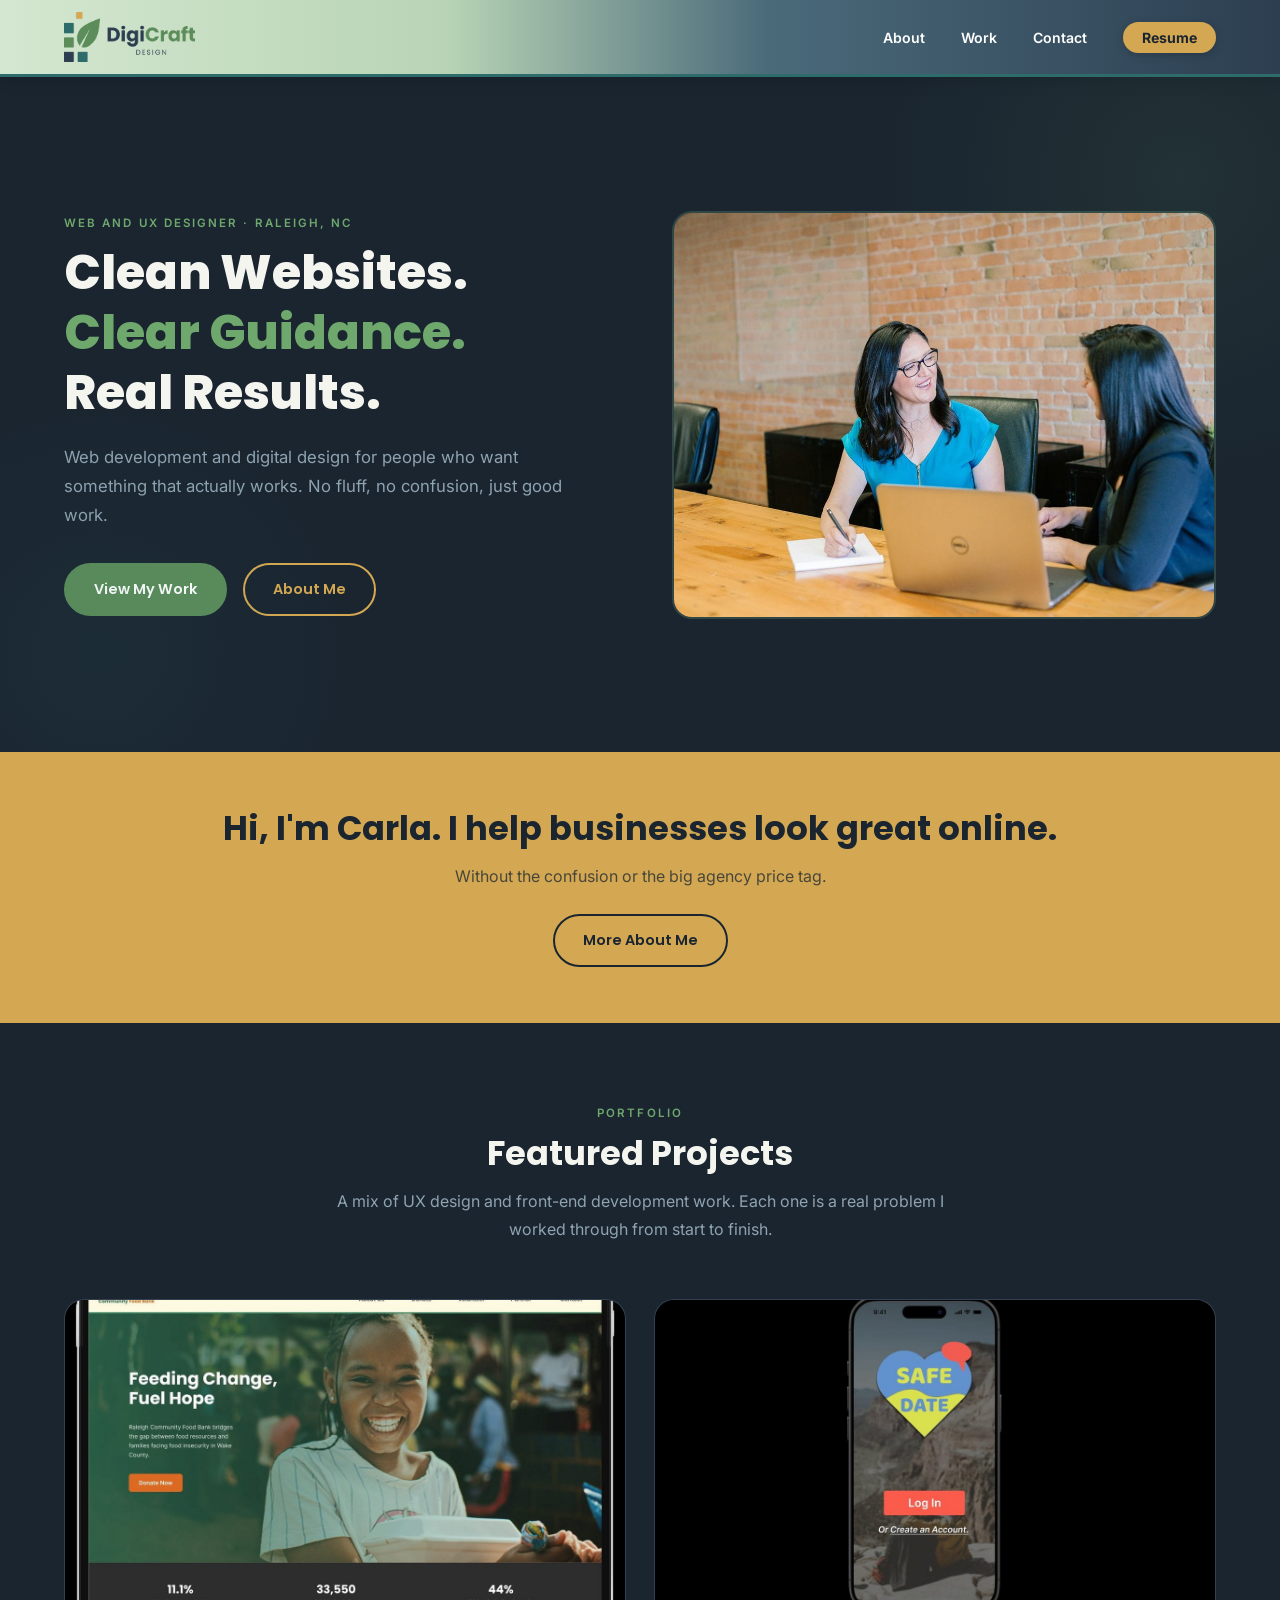
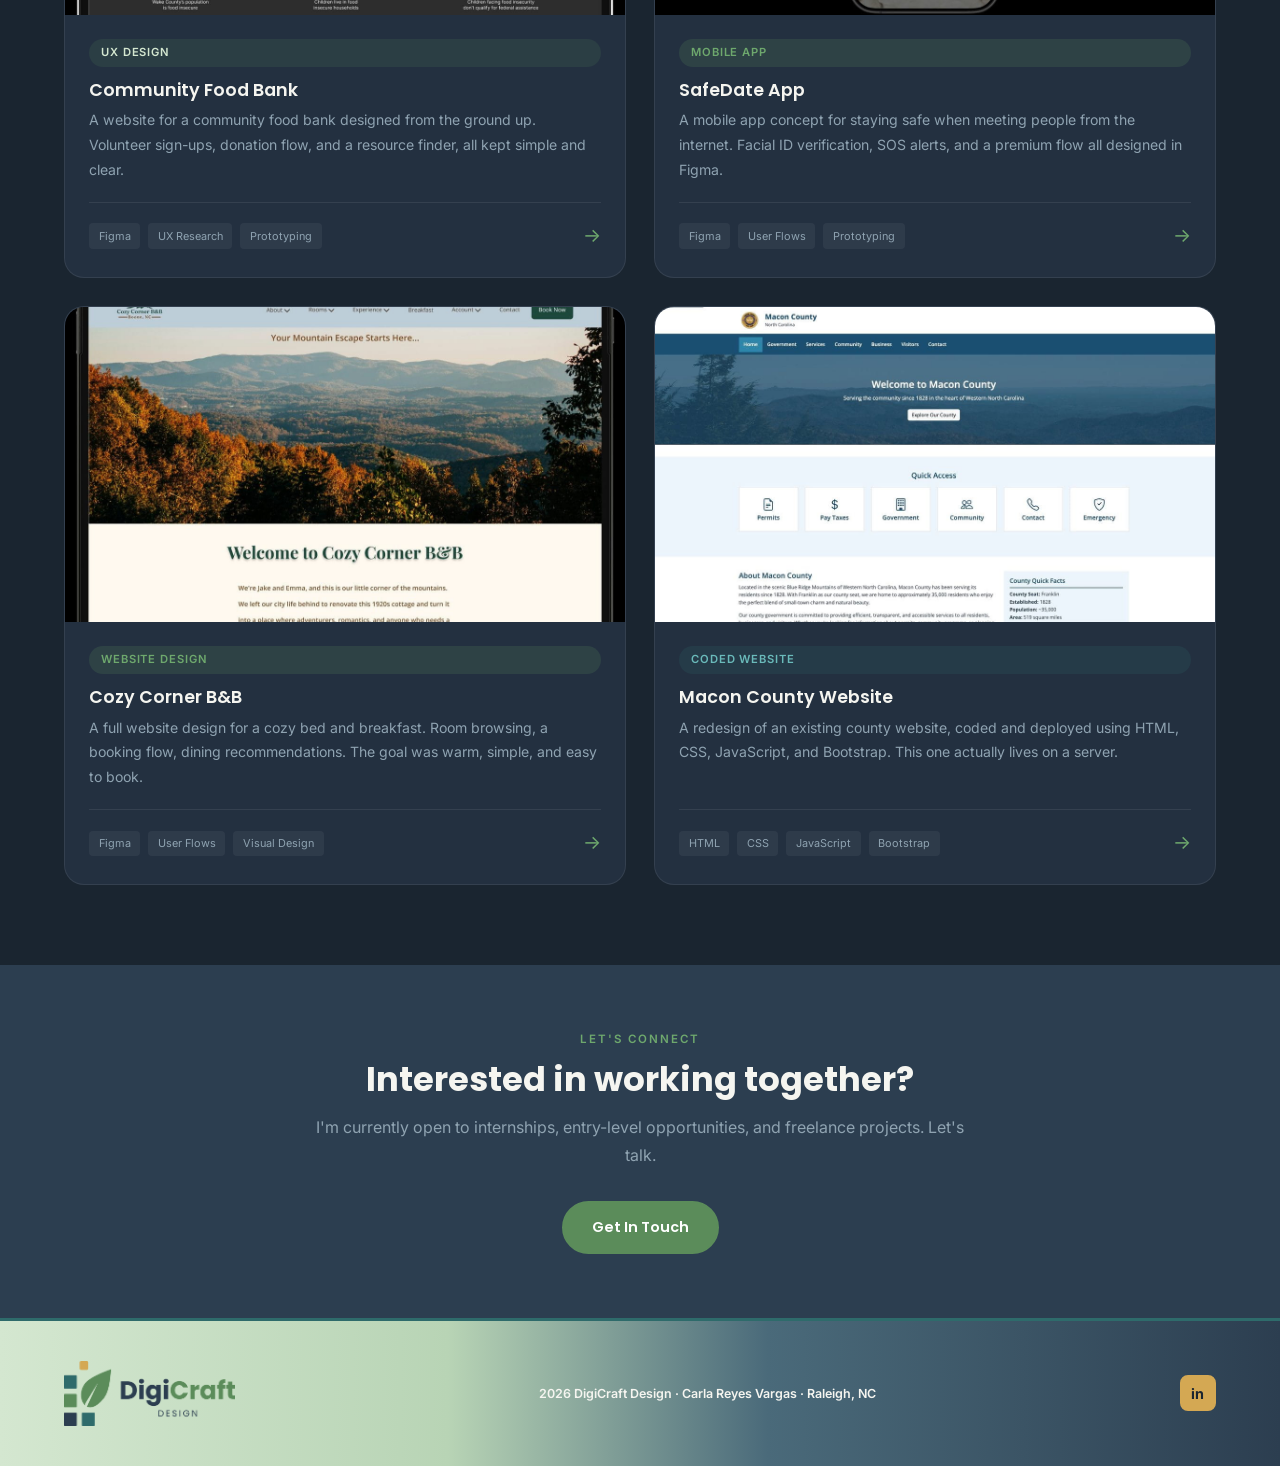
<file: index.html>
<!DOCTYPE html>
<html lang="en">
<head>
  <meta charset="UTF-8" />
  <meta name="viewport" content="width=device-width, initial-scale=1.0" />
  <title>DigiCraft Design | Carla Reyes Vargas</title>
  <meta name="description" content="Portfolio of Carla Reyes Vargas. Web and UX Designer based in Raleigh, NC." />
  <link rel="stylesheet" href="css/style.css" />
</head>
<body>

  <nav>
    <div class="container nav-inner">
      <a href="index.html" class="nav-logo">
        <img src="img/logo.png" alt="DigiCraft Design" />
      </a>
      <ul class="nav-links" id="navLinks">
        <li><a href="about.html">About</a></li>
        <li><a href="work.html">Work</a></li>
        <li><a href="contact.html">Contact</a></li>
        <li><a href="ReyesVargas-resume26.pdf" target="_blank" class="nav-resume">Resume</a></li>
      </ul>
      <button class="nav-toggle" id="navToggle" aria-label="Toggle navigation">
        <span></span><span></span><span></span>
      </button>
    </div>
  </nav>

  <!-- HERO -->
  <section class="hero">
    <div class="container hero-inner">
      <div class="hero-text">
        <span class="section-label">Web and UX Designer · Raleigh, NC</span>
        <h1>Clean Websites.<br><span>Clear Guidance.</span><br>Real Results.</h1>
        <p>Web development and digital design for people who want something that actually works. No fluff, no confusion, just good work.</p>
        <div class="hero-cta">
          <a href="work.html" class="btn btn-primary">View My Work</a>
          <a href="about.html" class="btn btn-outline">About Me</a>
        </div>
      </div>
      <div class="hero-image">
        <div class="hero-image-frame">
                              <img src="img/hero.jpg" alt="Carla Reyes Vargas"  />
          
        </div>
      </div>
    </div>
  </section>

  <!-- YELLOW INTRO BAND -->
  <div class="intro-band">
    <div class="container intro-band-inner">
      <h2>Hi, I'm Carla. I help businesses look great online.</h2>
      <p>Without the confusion or the big agency price tag.</p>
      <a href="about.html" class="btn btn-ghost">More About Me</a>
    </div>
  </div>

  <!-- FEATURED WORK -->
  <section class="work">
    <div class="container">
      <div class="section-header">
        <span class="section-label">Portfolio</span>
        <h2>Featured Projects</h2>
        <p>A mix of UX design and front-end development work. Each one is a real problem I worked through from start to finish.</p>
      </div>

      <div class="projects-grid">

        <a href="projects/community-food-bank.html" class="project-card">
          <div class="project-card-image">
            <img src="img/project-foodbank.jpg" alt="Community Food Bank Project"
               />
            
          </div>
          <div class="project-card-body">
            <span class="project-tag tag-ux">UX Design</span>
            <h3>Community Food Bank</h3>
            <p>A website for a community food bank designed from the ground up. Volunteer sign-ups, donation flow, and a resource finder, all kept simple and clear.</p>
            <div class="project-card-footer">
              <div class="project-tools">
                <span class="tool-chip">Figma</span>
                <span class="tool-chip">UX Research</span>
                <span class="tool-chip">Prototyping</span>
              </div>
              <span class="arrow-link">&#8594;</span>
            </div>
          </div>
        </a>

        <a href="projects/safedate-app.html" class="project-card">
          <div class="project-card-image">
            <img src="img/project-safedate.jpg" alt="SafeDate App Project"
               />
            
          </div>
          <div class="project-card-body">
            <span class="project-tag tag-figma">Mobile App</span>
            <h3>SafeDate App</h3>
            <p>A mobile app concept for staying safe when meeting people from the internet. Facial ID verification, SOS alerts, and a premium flow all designed in Figma.</p>
            <div class="project-card-footer">
              <div class="project-tools">
                <span class="tool-chip">Figma</span>
                <span class="tool-chip">User Flows</span>
                <span class="tool-chip">Prototyping</span>
              </div>
              <span class="arrow-link">&#8594;</span>
            </div>
          </div>
        </a>

        <a href="projects/cozy-corner-bnb.html" class="project-card">
          <div class="project-card-image">
            <img src="img/project-bnb.jpg" alt="Cozy Corner B&B Project"
               />
            
          </div>
          <div class="project-card-body">
            <span class="project-tag tag-figma">Website Design</span>
            <h3>Cozy Corner B&amp;B</h3>
            <p>A full website design for a cozy bed and breakfast. Room browsing, a booking flow, dining recommendations. The goal was warm, simple, and easy to book.</p>
            <div class="project-card-footer">
              <div class="project-tools">
                <span class="tool-chip">Figma</span>
                <span class="tool-chip">User Flows</span>
                <span class="tool-chip">Visual Design</span>
              </div>
              <span class="arrow-link">&#8594;</span>
            </div>
          </div>
        </a>

        <a href="projects/macon-county.html" class="project-card">
          <div class="project-card-image">
            <img src="img/project-macon.jpg" alt="Macon County Website Project"
               />
            
          </div>
          <div class="project-card-body">
            <span class="project-tag tag-code">Coded Website</span>
            <h3>Macon County Website</h3>
            <p>A redesign of an existing county website, coded and deployed using HTML, CSS, JavaScript, and Bootstrap. This one actually lives on a server.</p>
            <div class="project-card-footer">
              <div class="project-tools">
                <span class="tool-chip">HTML</span>
                <span class="tool-chip">CSS</span>
                <span class="tool-chip">JavaScript</span>
                <span class="tool-chip">Bootstrap</span>
              </div>
              <span class="arrow-link">&#8594;</span>
            </div>
          </div>
        </a>

      </div>
    </div>
  </section>

  <!-- LET'S CONNECT -->
  <section class="contact-cta">
    <div class="container">
      <span class="section-label">Let's Connect</span>
      <h2>Interested in working together?</h2>
      <p>I'm currently open to internships, entry-level opportunities, and freelance projects. Let's talk.</p>
      <a href="contact.html" class="btn btn-primary">Get In Touch</a>
    </div>
  </section>

  <footer>
  <div class="container footer-inner">
    <a href="index.html" class="footer-logo"><img src="img/logo.png" alt="DigiCraft Design" style="height:65px;" /></a>
    <p class="footer-copy"><span class="brand">2026 DigiCraft Design</span> <span class="name">&middot; Carla Reyes Vargas &middot; Raleigh, NC</span></p>
    <div class="footer-socials"><a href="https://www.linkedin.com/in/carla-reyes-vargas/" target="_blank" aria-label="LinkedIn">in</a></div>
  </div>
</footer>

  <script>
    document.getElementById('navToggle').addEventListener('click', function() {
      document.getElementById('navLinks').classList.toggle('open');
    });
  </script>
</body>
</html>
</file>
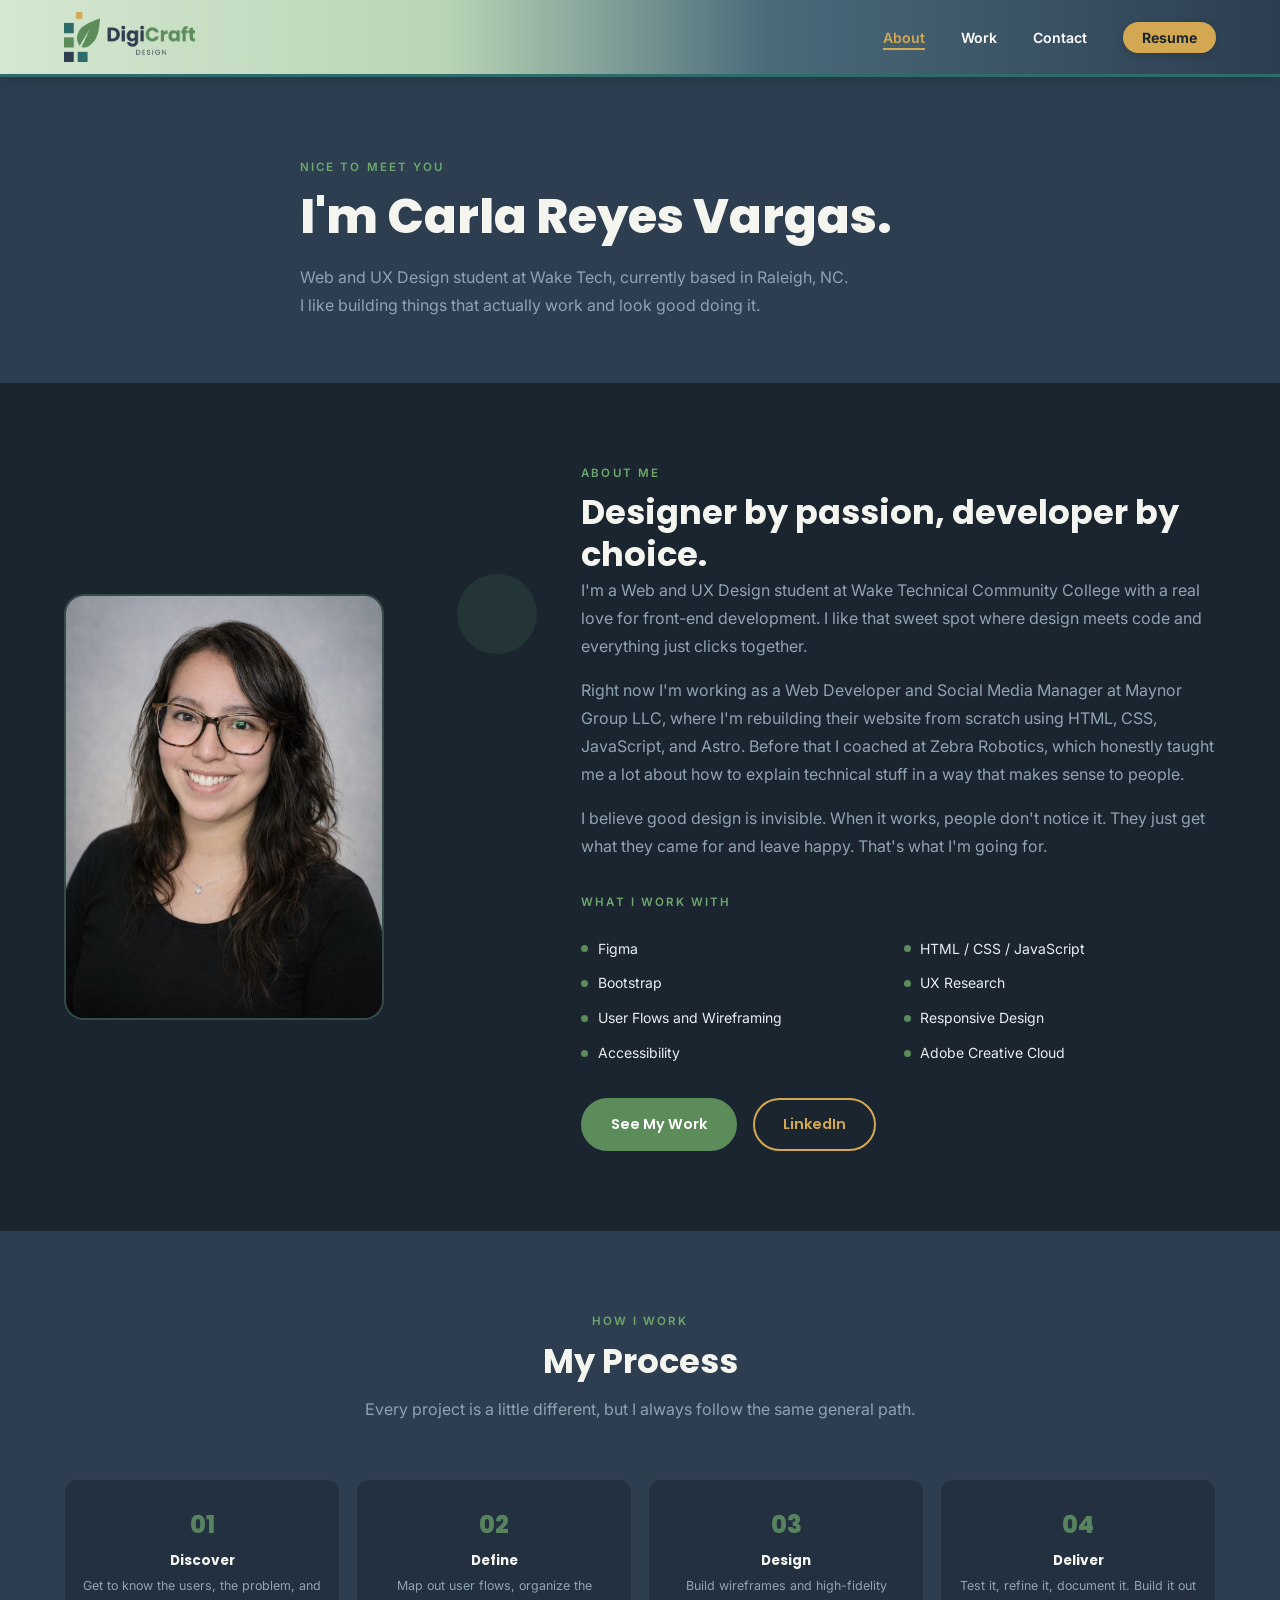
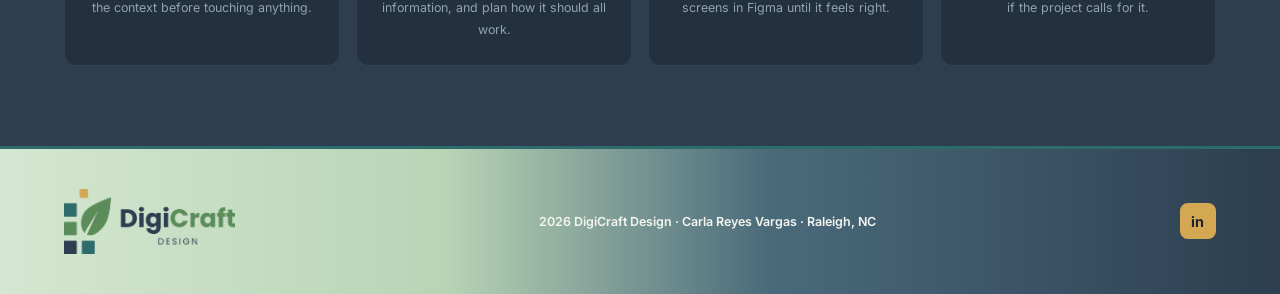
<file: about.html>
<!DOCTYPE html>
<html lang="en">
<head>
  <meta charset="UTF-8" />
  <meta name="viewport" content="width=device-width, initial-scale=1.0" />
  <title>About | DigiCraft Design</title>
  <meta name="description" content="A little bit about Carla Reyes Vargas, Web and UX Designer based in Raleigh, NC." />
  <link rel="stylesheet" href="css/style.css" />
</head>
<body>

  <nav>
    <div class="container nav-inner">
      <a href="index.html" class="nav-logo">
        <img src="img/logo.png" alt="DigiCraft Design" />
      </a>
      <ul class="nav-links" id="navLinks">
        <li><a href="about.html" class="active">About</a></li>
        <li><a href="work.html">Work</a></li>
        <li><a href="contact.html">Contact</a></li>
        <li><a href="ReyesVargas-resume26.pdf" target="_blank" class="nav-resume">Resume</a></li>
      </ul>
      <button class="nav-toggle" id="navToggle" aria-label="Toggle navigation">
        <span></span><span></span><span></span>
      </button>
    </div>
  </nav>

  <section class="page-hero">
    <div class="container page-hero-inner">
      <span class="section-label">Nice to meet you</span>
      <h1>I'm Carla Reyes Vargas.</h1>
      <p>Web and UX Design student at Wake Tech, currently based in Raleigh, NC. I like building things that actually work and look good doing it.</p>
    </div>
  </section>

  <section class="about-section">
    <div class="container about-inner">
      <div class="about-photo">
                <div class="about-photo-frame">
          <img src="img/about-photo.jpg" alt="Carla Reyes Vargas"
             />
          
        </div>
        <div class="about-accent"></div>
      </div>
      <div class="about-content">
        <span class="section-label">About Me</span>
        <h2>Designer by passion, developer by choice.</h2>
        <p>I'm a Web and UX Design student at Wake Technical Community College with a real love for front-end development. I like that sweet spot where design meets code and everything just clicks together.</p>
        <p>Right now I'm working as a Web Developer and Social Media Manager at Maynor Group LLC, where I'm rebuilding their website from scratch using HTML, CSS, JavaScript, and Astro. Before that I coached at Zebra Robotics, which honestly taught me a lot about how to explain technical stuff in a way that makes sense to people.</p>
        <p>I believe good design is invisible. When it works, people don't notice it. They just get what they came for and leave happy. That's what I'm going for.</p>

        <div style="margin-top: 2rem;">
          <span class="section-label">What I Work With</span>
          <div class="skills-grid">
            <span class="skill-item">Figma</span>
            <span class="skill-item">HTML / CSS / JavaScript</span>
            <span class="skill-item">Bootstrap</span>
            <span class="skill-item">UX Research</span>
            <span class="skill-item">User Flows and Wireframing</span>
            <span class="skill-item">Responsive Design</span>
            <span class="skill-item">Accessibility</span>
            <span class="skill-item">Adobe Creative Cloud</span>
          </div>
        </div>

        <div style="display:flex; gap:1rem; flex-wrap:wrap; margin-top:2rem;">
          <a href="work.html" class="btn btn-primary">See My Work</a>
          <a href="https://www.linkedin.com/in/carla-reyes-vargas/" target="_blank" class="btn btn-outline">LinkedIn</a>
        </div>
      </div>
    </div>
  </section>

  <section style="background: var(--navy-mid);">
    <div class="container">
      <div class="section-header">
        <span class="section-label">How I Work</span>
        <h2>My Process</h2>
        <p>Every project is a little different, but I always follow the same general path.</p>
      </div>
      <div class="process-steps" style="grid-template-columns: repeat(4,1fr);">
        <div class="process-step">
          <span class="step-number">01</span>
          <h4>Discover</h4>
          <p>Get to know the users, the problem, and the context before touching anything.</p>
        </div>
        <div class="process-step">
          <span class="step-number">02</span>
          <h4>Define</h4>
          <p>Map out user flows, organize the information, and plan how it should all work.</p>
        </div>
        <div class="process-step">
          <span class="step-number">03</span>
          <h4>Design</h4>
          <p>Build wireframes and high-fidelity screens in Figma until it feels right.</p>
        </div>
        <div class="process-step">
          <span class="step-number">04</span>
          <h4>Deliver</h4>
          <p>Test it, refine it, document it. Build it out if the project calls for it.</p>
        </div>
      </div>
    </div>
  </section>

  <footer>
  <div class="container footer-inner">
    <a href="index.html" class="footer-logo"><img src="img/logo.png" alt="DigiCraft Design" style="height:65px;" /></a>
    <p class="footer-copy"><span class="brand">2026 DigiCraft Design</span> <span class="name">&middot; Carla Reyes Vargas &middot; Raleigh, NC</span></p>
    <div class="footer-socials"><a href="https://www.linkedin.com/in/carla-reyes-vargas/" target="_blank" aria-label="LinkedIn">in</a></div>
  </div>
</footer>
  <script>document.getElementById('navToggle').addEventListener('click',function(){document.getElementById('navLinks').classList.toggle('open');});</script>
</body>
</html>
</file>
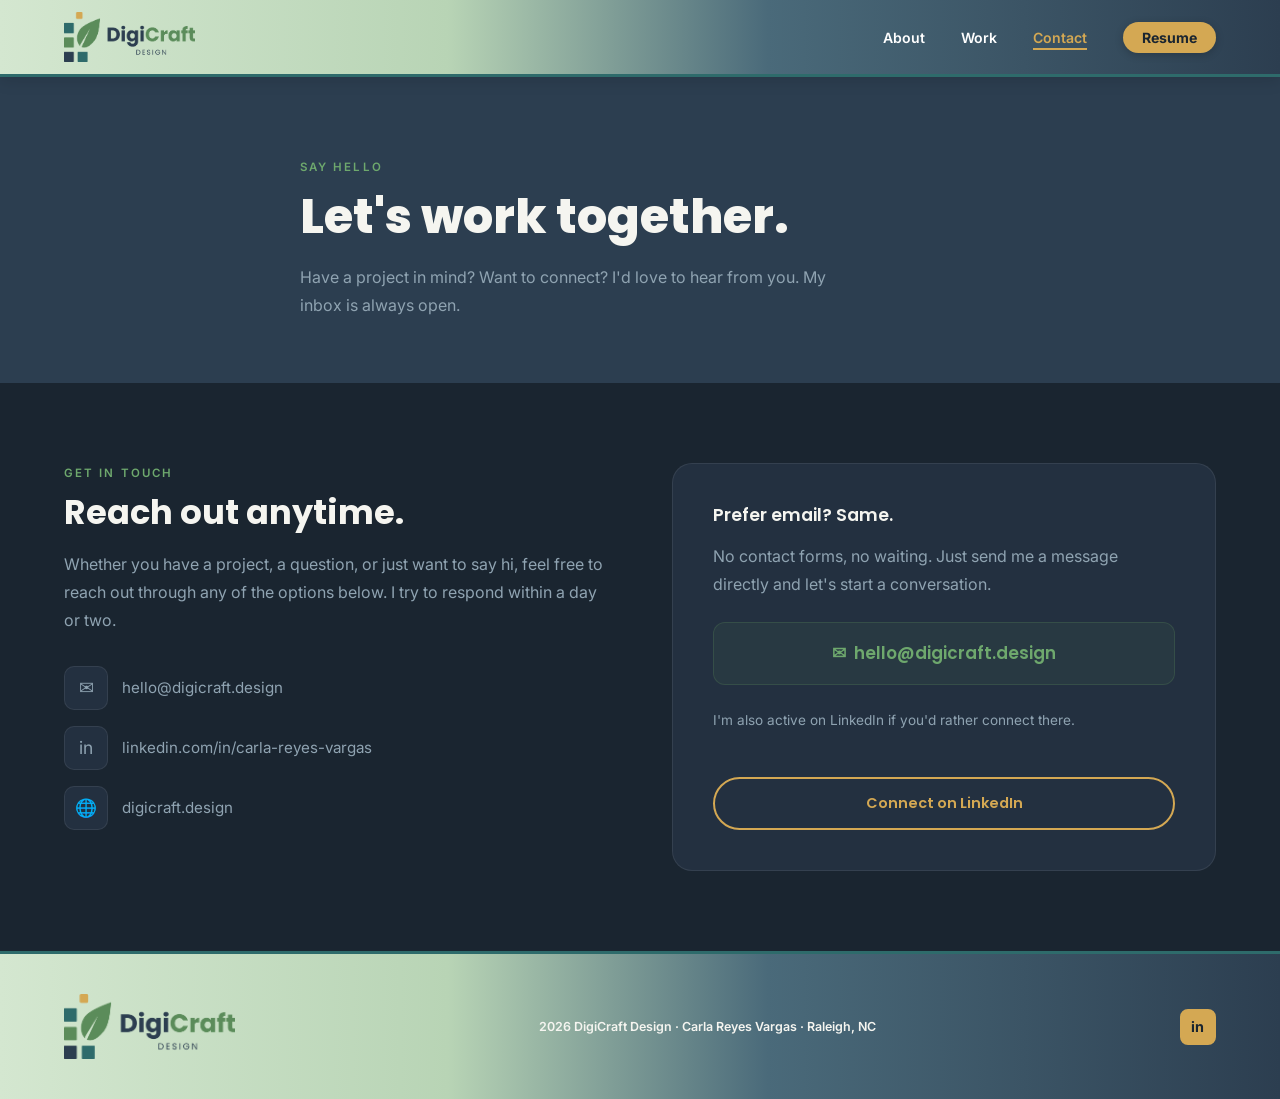
<file: contact.html>
<!DOCTYPE html>
<html lang="en">
<head>
  <meta charset="UTF-8" />
  <meta name="viewport" content="width=device-width, initial-scale=1.0" />
  <title>Contact | DigiCraft Design</title>
  <meta name="description" content="Get in touch with Carla Reyes Vargas." />
  <link rel="stylesheet" href="css/style.css" />
</head>
<body>

  <nav>
    <div class="container nav-inner">
      <a href="index.html" class="nav-logo">
        <img src="img/logo.png" alt="DigiCraft Design" />
      </a>
      <ul class="nav-links" id="navLinks">
        <li><a href="about.html">About</a></li>
        <li><a href="work.html">Work</a></li>
        <li><a href="contact.html" class="active">Contact</a></li>
        <li><a href="ReyesVargas-resume26.pdf" target="_blank" class="nav-resume">Resume</a></li>
      </ul>
      <button class="nav-toggle" id="navToggle" aria-label="Toggle navigation">
        <span></span><span></span><span></span>
      </button>
    </div>
  </nav>

  <section class="page-hero">
    <div class="container page-hero-inner">
      <span class="section-label">Say Hello</span>
      <h1>Let's work together.</h1>
      <p>Have a project in mind? Want to connect? I'd love to hear from you. My inbox is always open.</p>
    </div>
  </section>

  <section class="contact">
    <div class="container contact-inner">
      <div class="contact-info">
        <span class="section-label">Get In Touch</span>
        <h2>Reach out anytime.</h2>
        <p>Whether you have a project, a question, or just want to say hi, feel free to reach out through any of the options below. I try to respond within a day or two.</p>
        <div class="contact-links">
          <a href="mailto:hello@digicraft.design" class="contact-link-item">
            <div class="contact-link-icon">&#9993;</div>
            <span>hello@digicraft.design</span>
          </a>
          <a href="https://www.linkedin.com/in/carla-reyes-vargas/" target="_blank" class="contact-link-item">
            <div class="contact-link-icon">in</div>
            <span>linkedin.com/in/carla-reyes-vargas</span>
          </a>
          <a href="index.html" class="contact-link-item">
            <div class="contact-link-icon">&#127760;</div>
            <span>digicraft.design</span>
          </a>
        </div>
      </div>

      <div class="contact-card">
        <h3>Prefer email? Same.</h3>
        <p>No contact forms, no waiting. Just send me a message directly and let's start a conversation.</p>
        <a href="mailto:hello@digicraft.design" class="contact-email-big">
          &#9993;&nbsp; hello@digicraft.design
        </a>
        <p style="font-size:0.85rem; margin-top:0.5rem;">I'm also active on LinkedIn if you'd rather connect there.</p>
        <a href="https://www.linkedin.com/in/carla-reyes-vargas/" target="_blank" class="btn btn-outline" style="margin-top:1.25rem; width:100%; justify-content:center;">
          Connect on LinkedIn
        </a>
      </div>
    </div>
  </section>

  <footer>
  <div class="container footer-inner">
    <a href="index.html" class="footer-logo"><img src="img/logo.png" alt="DigiCraft Design" style="height:65px;" /></a>
    <p class="footer-copy"><span class="brand">2026 DigiCraft Design</span> <span class="name">&middot; Carla Reyes Vargas &middot; Raleigh, NC</span></p>
    <div class="footer-socials"><a href="https://www.linkedin.com/in/carla-reyes-vargas/" target="_blank" aria-label="LinkedIn">in</a></div>
  </div>
</footer>
  <script>document.getElementById('navToggle').addEventListener('click',function(){document.getElementById('navLinks').classList.toggle('open');});</script>
</body>
</html>
</file>
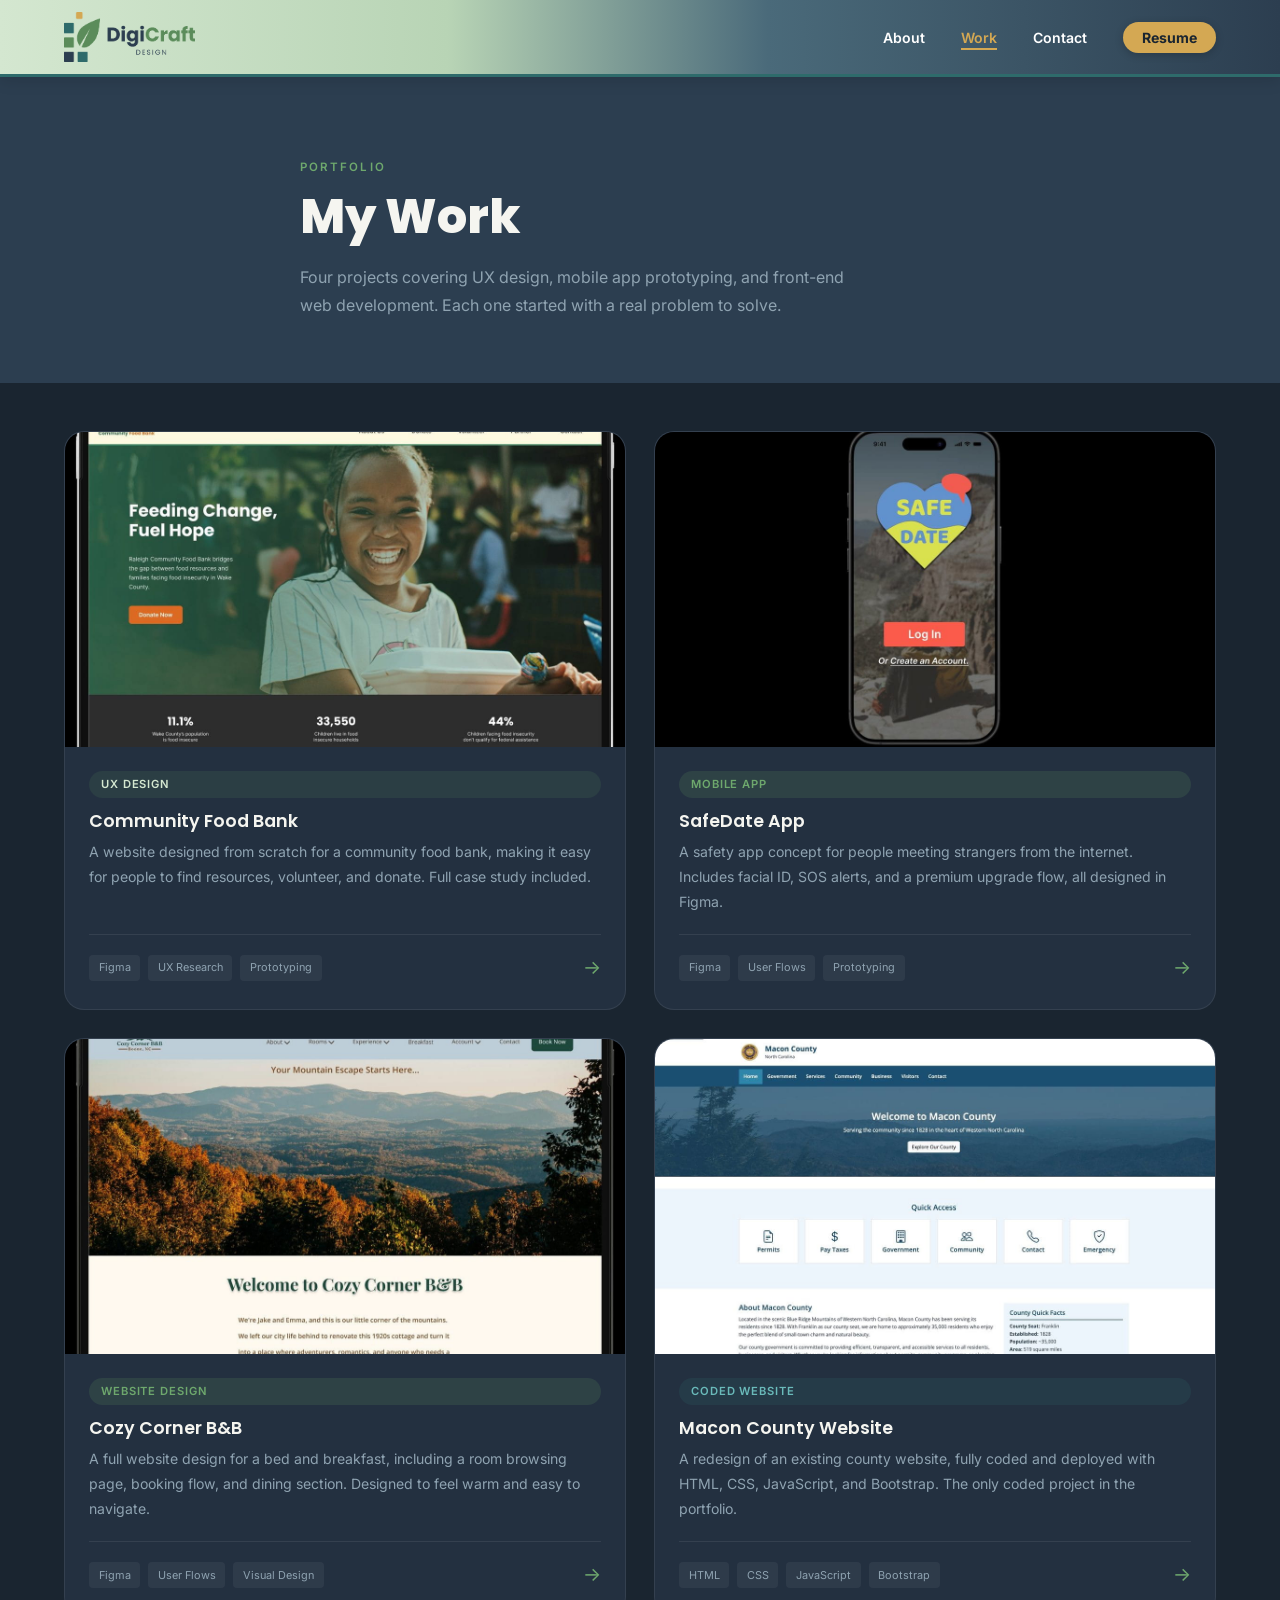
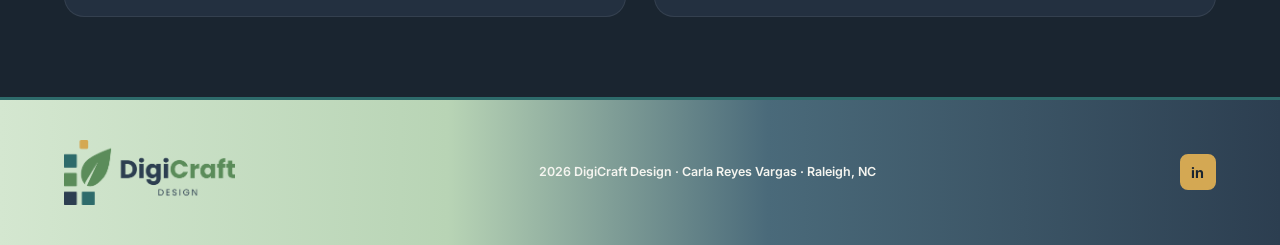
<file: work.html>
<!DOCTYPE html>
<html lang="en">
<head>
  <meta charset="UTF-8" />
  <meta name="viewport" content="width=device-width, initial-scale=1.0" />
  <title>Work | DigiCraft Design</title>
  <meta name="description" content="Projects by Carla Reyes Vargas, Web and UX Designer." />
  <link rel="stylesheet" href="css/style.css" />
</head>
<body>

  <nav>
    <div class="container nav-inner">
      <a href="index.html" class="nav-logo">
        <img src="img/logo.png" alt="DigiCraft Design" />
      </a>
      <ul class="nav-links" id="navLinks">
        <li><a href="about.html">About</a></li>
        <li><a href="work.html" class="active">Work</a></li>
        <li><a href="contact.html">Contact</a></li>
        <li><a href="ReyesVargas-resume26.pdf" target="_blank" class="nav-resume">Resume</a></li>
      </ul>
      <button class="nav-toggle" id="navToggle" aria-label="Toggle navigation">
        <span></span><span></span><span></span>
      </button>
    </div>
  </nav>

  <section class="page-hero">
    <div class="container page-hero-inner">
      <span class="section-label">Portfolio</span>
      <h1>My Work</h1>
      <p>Four projects covering UX design, mobile app prototyping, and front-end web development. Each one started with a real problem to solve.</p>
    </div>
  </section>

  <section class="work" style="padding-top:3rem;">
    <div class="container">
      <div class="projects-grid">

        <a href="projects/community-food-bank.html" class="project-card">
          <div class="project-card-image">
            <img src="img/project-foodbank.jpg" alt="Community Food Bank" onerror="this.style.display='none';" />
            
          </div>
          <div class="project-card-body">
            <span class="project-tag tag-ux">UX Design</span>
            <h3>Community Food Bank</h3>
            <p>A website designed from scratch for a community food bank, making it easy for people to find resources, volunteer, and donate. Full case study included.</p>
            <div class="project-card-footer">
              <div class="project-tools">
                <span class="tool-chip">Figma</span>
                <span class="tool-chip">UX Research</span>
                <span class="tool-chip">Prototyping</span>
              </div>
              <span class="arrow-link">&#8594;</span>
            </div>
          </div>
        </a>

        <a href="projects/safedate-app.html" class="project-card">
          <div class="project-card-image">
            <img src="img/project-safedate.jpg" alt="SafeDate App" onerror="this.style.display='none';" />
            
          </div>
          <div class="project-card-body">
            <span class="project-tag tag-figma">Mobile App</span>
            <h3>SafeDate App</h3>
            <p>A safety app concept for people meeting strangers from the internet. Includes facial ID, SOS alerts, and a premium upgrade flow, all designed in Figma.</p>
            <div class="project-card-footer">
              <div class="project-tools">
                <span class="tool-chip">Figma</span>
                <span class="tool-chip">User Flows</span>
                <span class="tool-chip">Prototyping</span>
              </div>
              <span class="arrow-link">&#8594;</span>
            </div>
          </div>
        </a>

        <a href="projects/cozy-corner-bnb.html" class="project-card">
          <div class="project-card-image">
            <img src="img/project-bnb.jpg" alt="Cozy Corner B&B" onerror="this.style.display='none';" />
            
          </div>
          <div class="project-card-body">
            <span class="project-tag tag-figma">Website Design</span>
            <h3>Cozy Corner B&amp;B</h3>
            <p>A full website design for a bed and breakfast, including a room browsing page, booking flow, and dining section. Designed to feel warm and easy to navigate.</p>
            <div class="project-card-footer">
              <div class="project-tools">
                <span class="tool-chip">Figma</span>
                <span class="tool-chip">User Flows</span>
                <span class="tool-chip">Visual Design</span>
              </div>
              <span class="arrow-link">&#8594;</span>
            </div>
          </div>
        </a>

        <a href="projects/macon-county.html" class="project-card">
          <div class="project-card-image">
            <img src="img/project-macon.jpg" alt="Macon County Website" onerror="this.style.display='none';" />
            
          </div>
          <div class="project-card-body">
            <span class="project-tag tag-code">Coded Website</span>
            <h3>Macon County Website</h3>
            <p>A redesign of an existing county website, fully coded and deployed with HTML, CSS, JavaScript, and Bootstrap. The only coded project in the portfolio.</p>
            <div class="project-card-footer">
              <div class="project-tools">
                <span class="tool-chip">HTML</span>
                <span class="tool-chip">CSS</span>
                <span class="tool-chip">JavaScript</span>
                <span class="tool-chip">Bootstrap</span>
              </div>
              <span class="arrow-link">&#8594;</span>
            </div>
          </div>
        </a>

      </div>
    </div>
  </section>

  <footer>
  <div class="container footer-inner">
    <a href="index.html" class="footer-logo"><img src="img/logo.png" alt="DigiCraft Design" style="height:65px;" /></a>
    <p class="footer-copy"><span class="brand">2026 DigiCraft Design</span> <span class="name">&middot; Carla Reyes Vargas &middot; Raleigh, NC</span></p>
    <div class="footer-socials"><a href="https://www.linkedin.com/in/carla-reyes-vargas/" target="_blank" aria-label="LinkedIn">in</a></div>
  </div>
</footer>
  <script>document.getElementById('navToggle').addEventListener('click',function(){document.getElementById('navLinks').classList.toggle('open');});</script>
</body>
</html>
</file>
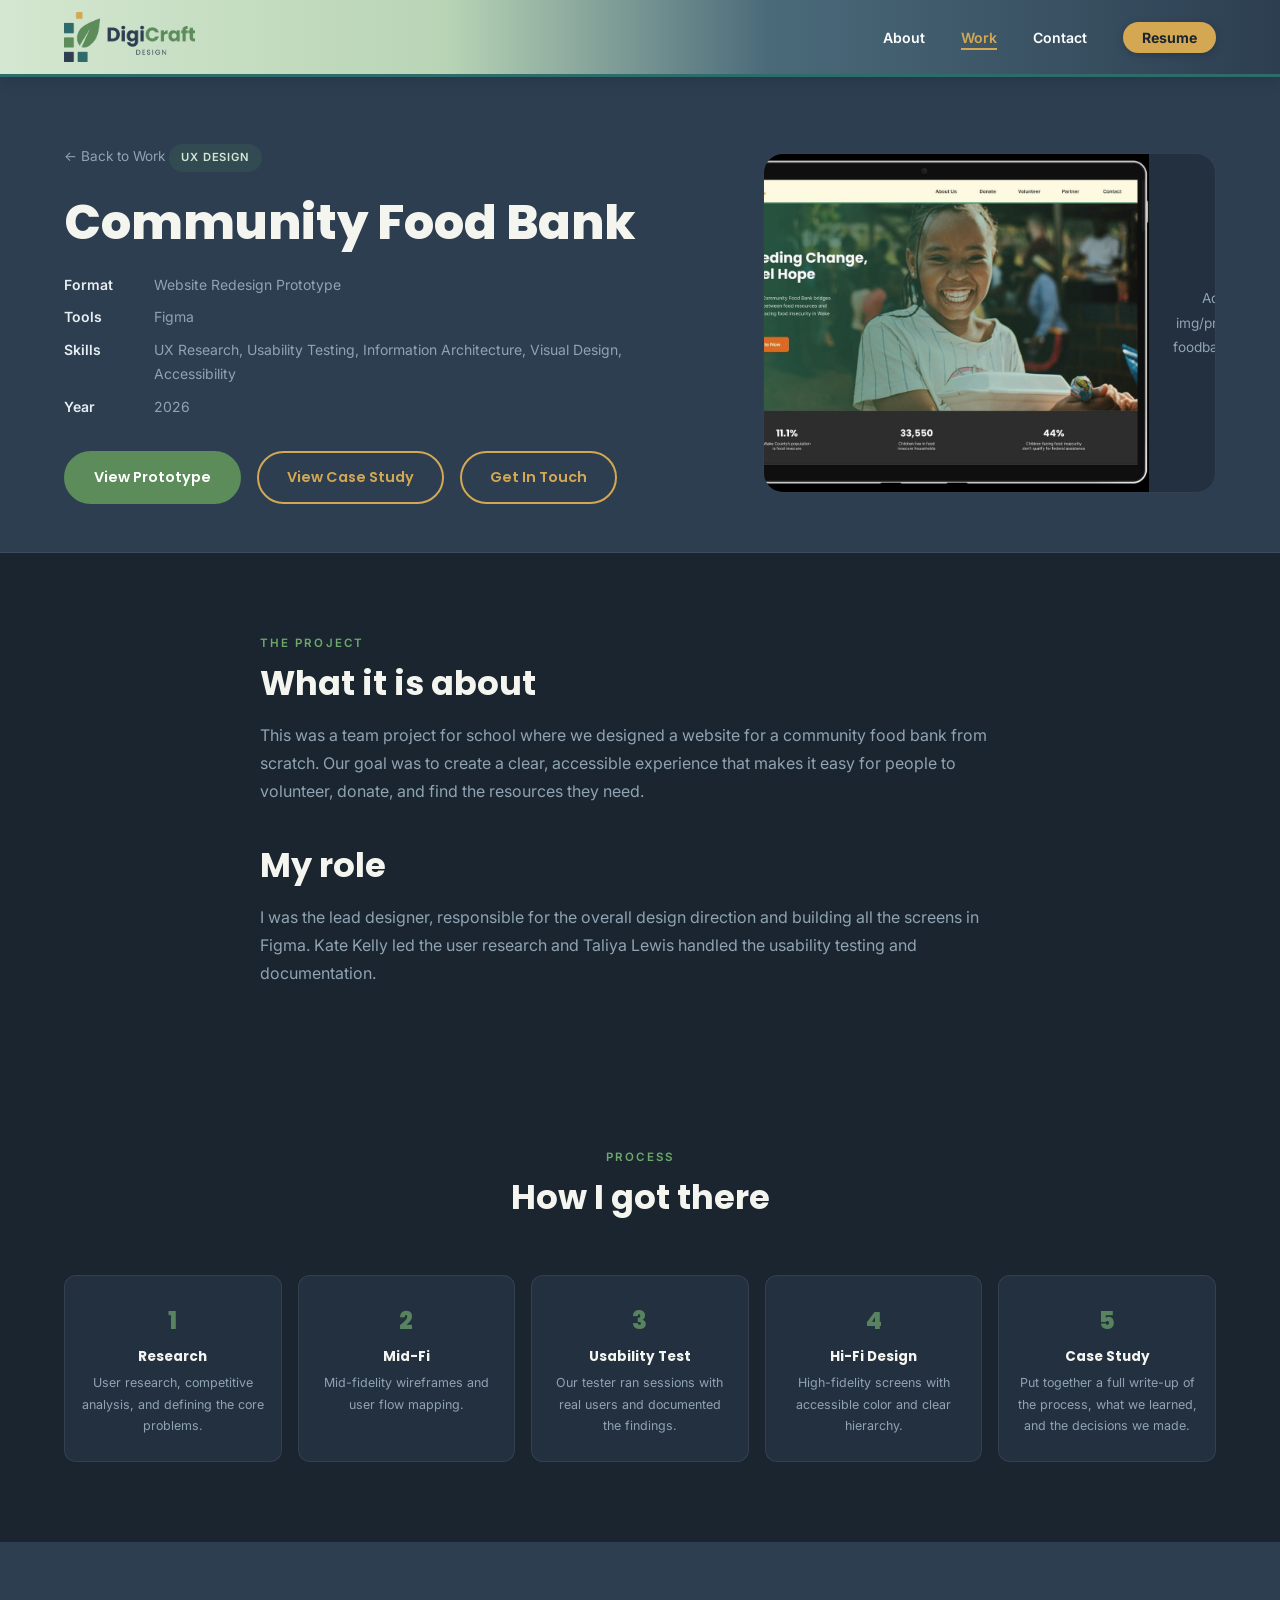
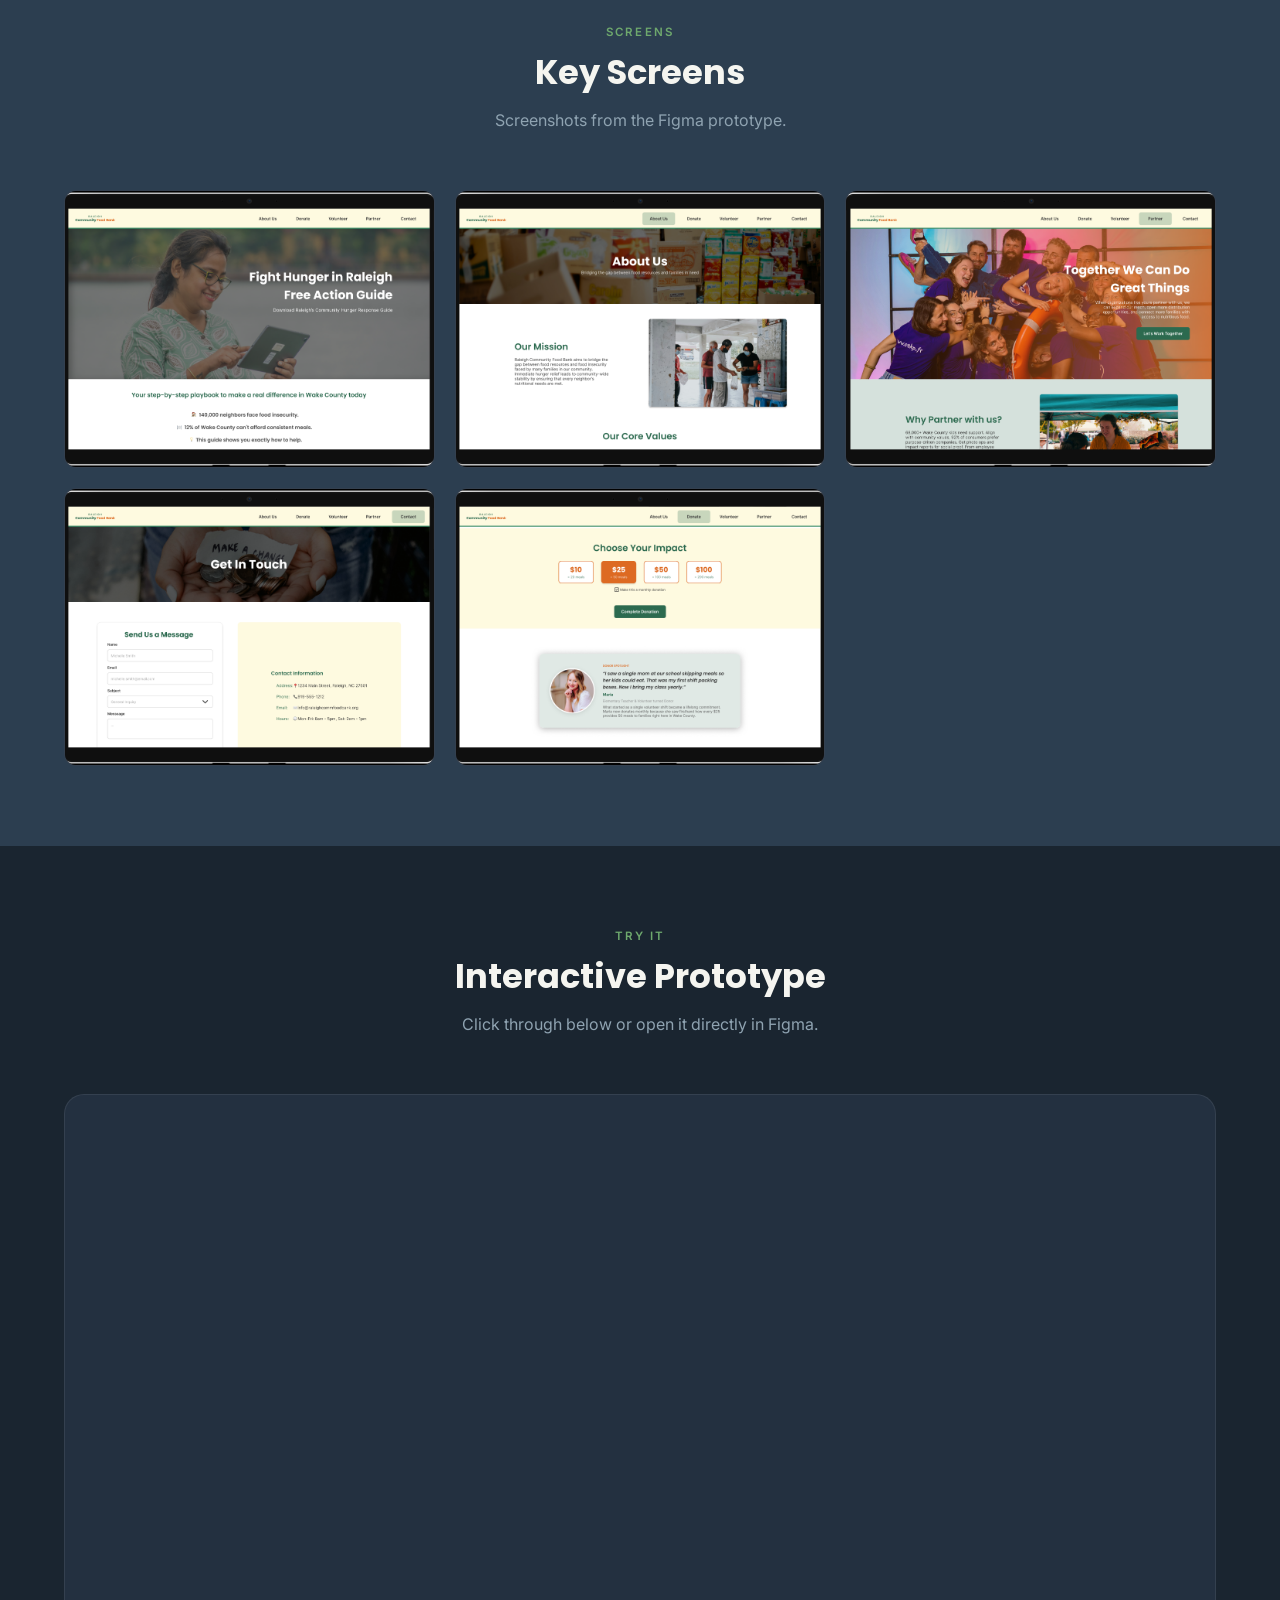
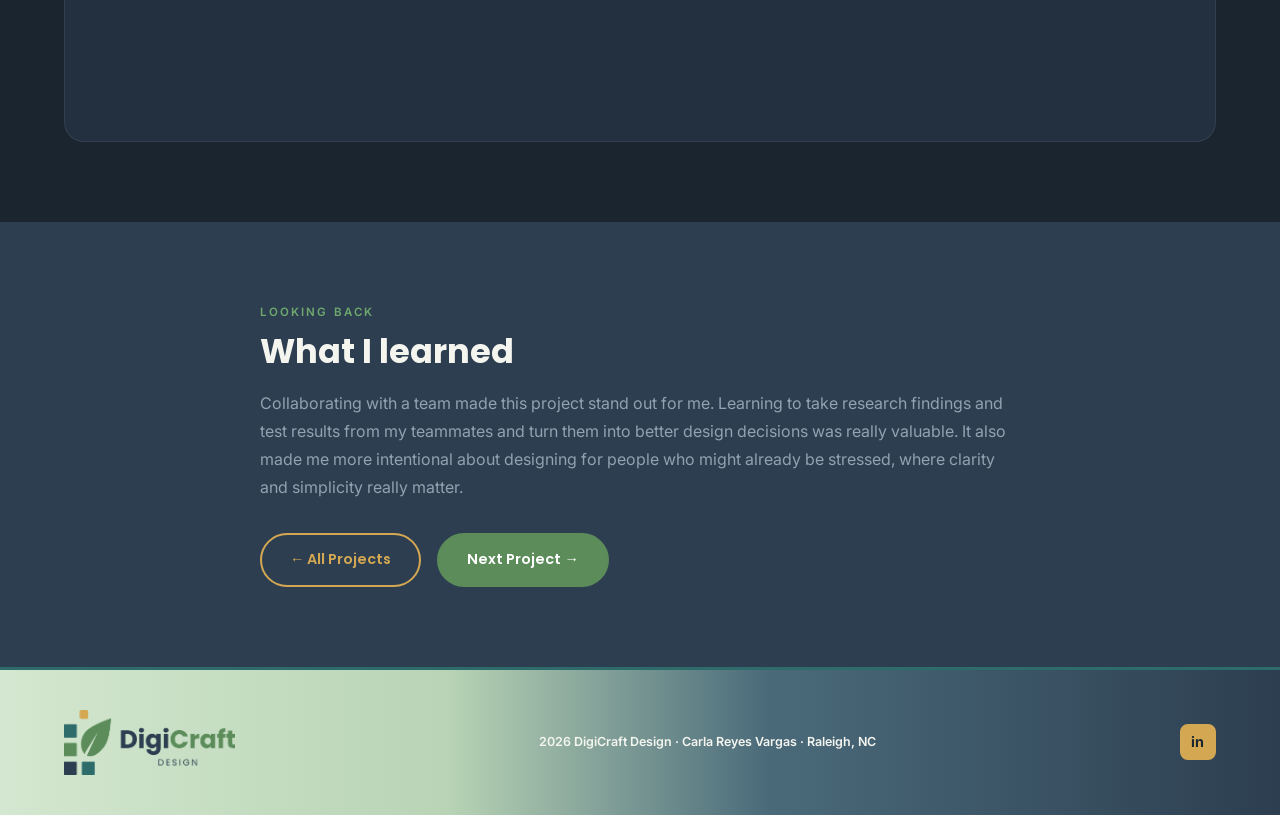
<file: projects/community-food-bank.html>
<!DOCTYPE html>
<html lang="en">
<head>
  <meta charset="UTF-8" /><meta name="viewport" content="width=device-width, initial-scale=1.0" />
  <title>Community Food Bank | DigiCraft Design</title>
  <link rel="stylesheet" href="../css/style.css" />
</head>
<body>
  <nav><div class="container nav-inner">
    <a href="../index.html" class="nav-logo"><img src="../img/logo.png" alt="DigiCraft Design" /></a>
    <ul class="nav-links" id="navLinks">
      <li><a href="../about.html">About</a></li><li><a href="../work.html" class="active">Work</a></li>
      <li><a href="../contact.html">Contact</a></li>
      <li><a href="../ReyesVargas-resume26.pdf" target="_blank" class="nav-resume">Resume</a></li>
    </ul>
    <button class="nav-toggle" id="navToggle" aria-label="Toggle navigation"><span></span><span></span><span></span></button>
  </div></nav>

  <section class="project-hero">
    <div class="container project-hero-inner">
      <div>
        <a href="../work.html" class="back-link">&#8592; Back to Work</a>
        <span class="project-tag tag-ux" style="margin-bottom:1rem;display:inline-block;">UX Design</span>
        <h1>Community Food Bank</h1>
        <div class="project-meta">
          <div class="meta-row"><span class="meta-label">Format</span>Website Redesign Prototype</div>
          <div class="meta-row"><span class="meta-label">Tools</span>Figma</div>
          <div class="meta-row"><span class="meta-label">Skills</span>UX Research, Usability Testing, Information Architecture, Visual Design, Accessibility</div>
          <div class="meta-row"><span class="meta-label">Year</span>2026</div>
        </div>
        <div class="project-cta-row">
          <a href="https://www.figma.com/proto/k8TLBwQq1mIn1MuOtkz1vC/Community-Food-Bank--Final-?node-id=4022-187&p=f&viewport=459%2C340%2C0.11&t=7A0HQ3Mdu8a1rL9D-1&scaling=scale-down&content-scaling=fixed&starting-point-node-id=4022%3A187&page-id=0%3A1" target="_blank" class="btn btn-primary">View Prototype</a>
          <a href="../ComFoodBank-CaseStudy.pdf" target="_blank" class="btn btn-ghost">View Case Study</a>
          <a href="../contact.html" class="btn btn-ghost">Get In Touch</a>
        </div>
      </div>
      <div class="project-hero-img">
        <img src="../img/project-foodbank.jpg" alt="Community Food Bank" onerror="this.style.display='none';this.nextElementSibling.style.display='block';" />
        <p class="ph">Add img/project-foodbank.jpg</p>
      </div>
    </div>
  </section>

  <section style="background:var(--navy);">
    <div class="container" style="max-width:760px;">
      <span class="section-label">The Project</span>
      <h2>What it is about</h2>
      <p style="margin-top:1rem;max-width:none;">This was a team project for school where we designed a website for a community food bank from scratch. Our goal was to create a clear, accessible experience that makes it easy for people to volunteer, donate, and find the resources they need.</p>
      <h2 style="margin-top:2.5rem;">My role</h2>
      <p style="margin-top:1rem;max-width:none;">I was the lead designer, responsible for the overall design direction and building all the screens in Figma. Kate Kelly led the user research and Taliya Lewis handled the usability testing and documentation.</p>
    </div>
  </section>

  <section class="process-section">
    <div class="container">
      <div class="section-header"><span class="section-label">Process</span><h2>How I got there</h2></div>
      <div class="process-steps">
        <div class="process-step"><span class="step-number">1</span><h4>Research</h4><p>User research, competitive analysis, and defining the core problems.</p></div>
        <div class="process-step"><span class="step-number">2</span><h4>Mid-Fi</h4><p>Mid-fidelity wireframes and user flow mapping.</p></div>
        <div class="process-step"><span class="step-number">3</span><h4>Usability Test</h4><p>Our tester ran sessions with real users and documented the findings.</p></div>
        <div class="process-step"><span class="step-number">4</span><h4>Hi-Fi Design</h4><p>High-fidelity screens with accessible color and clear hierarchy.</p></div>
        <div class="process-step"><span class="step-number">5</span><h4>Case Study</h4><p>Put together a full write-up of the process, what we learned, and the decisions we made.</p></div>
      </div>
    </div>
  </section>

  <section class="screenshots-section">
    <div class="container">
      <div class="section-header"><span class="section-label">Screens</span><h2>Key Screens</h2><p>Screenshots from the Figma prototype.</p></div>
      <div class="screenshots-grid">
        <div class="screenshot-item"><img src="../img/cfbr-1.png" alt="Homepage" /></div>
        <div class="screenshot-item"><img src="../img/cfbr-2.png" alt="Volunteer" /></div>
        <div class="screenshot-item"><img src="../img/cfbr-3.png" alt="Donate" /></div>
        <div class="screenshot-item"><img src="../img/cfbr-4.png" alt="Resources" /></div>
        <div class="screenshot-item"><img src="../img/cfbr-5.png" alt="Mobile" /></div>
      </div>
    </div>
  </section>

  <section class="prototype-section">
    <div class="container">
      <div class="section-header"><span class="section-label">Try It</span><h2>Interactive Prototype</h2><p>Click through below or open it directly in Figma.</p></div>
      <div class="prototype-embed">
        <iframe src="https://embed.figma.com/proto/k8TLBwQq1mIn1MuOtkz1vC/Community-Food-Bank--Final-?node-id=4022-187&scaling=scale-down&content-scaling=fixed&starting-point-node-id=4022%3A187&page-id=0%3A1&embed-host=share" allowfullscreen title="Community Food Bank Prototype"></iframe>
      </div>
    </div>
  </section>

  <section style="background:var(--navy-mid);">
    <div class="container" style="max-width:760px;">
      <span class="section-label">Looking Back</span>
      <h2>What I learned</h2>
      <p style="margin-top:1rem;max-width:none;">Collaborating with a team made this project stand out for me. Learning to take research findings and test results from my teammates and turn them into better design decisions was really valuable. It also made me more intentional about designing for people who might already be stressed, where clarity and simplicity really matter.</p>
      <div style="margin-top:2rem;display:flex;gap:1rem;flex-wrap:wrap;">
        <a href="../work.html" class="btn btn-outline">&#8592; All Projects</a>
        <a href="safedate-app.html" class="btn btn-primary">Next Project &#8594;</a>
      </div>
    </div>
  </section>

  <footer>
  <div class="container footer-inner">
    <a href="../index.html" class="footer-logo"><img src="../img/logo.png" alt="DigiCraft Design" style="height:65px;" /></a>
    <p class="footer-copy"><span class="brand">2026 DigiCraft Design</span> <span class="name">&middot; Carla Reyes Vargas &middot; Raleigh, NC</span></p>
    <div class="footer-socials"><a href="https://www.linkedin.com/in/carla-reyes-vargas/" target="_blank" aria-label="LinkedIn">in</a></div>
  </div>
</footer>
  <script>document.getElementById('navToggle').addEventListener('click',function(){document.getElementById('navLinks').classList.toggle('open');});</script>
</body>
</html>
</file>
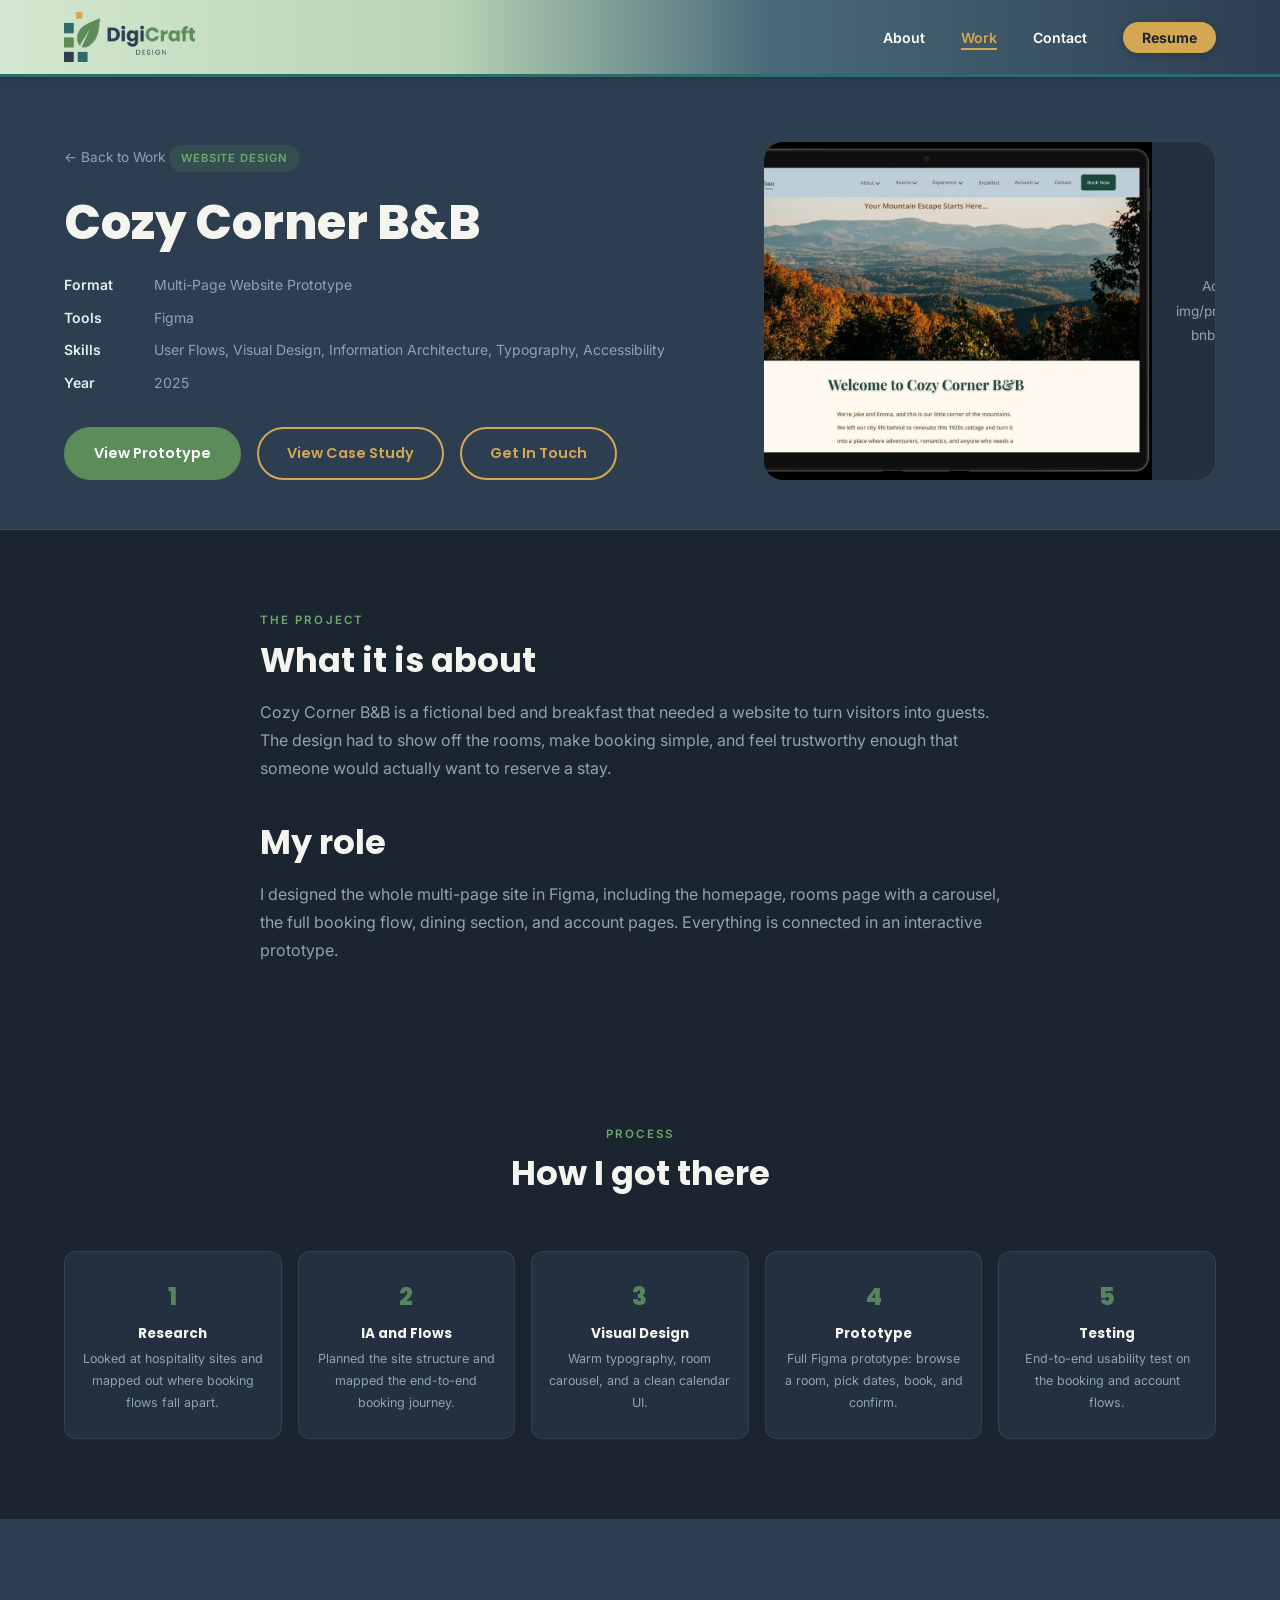
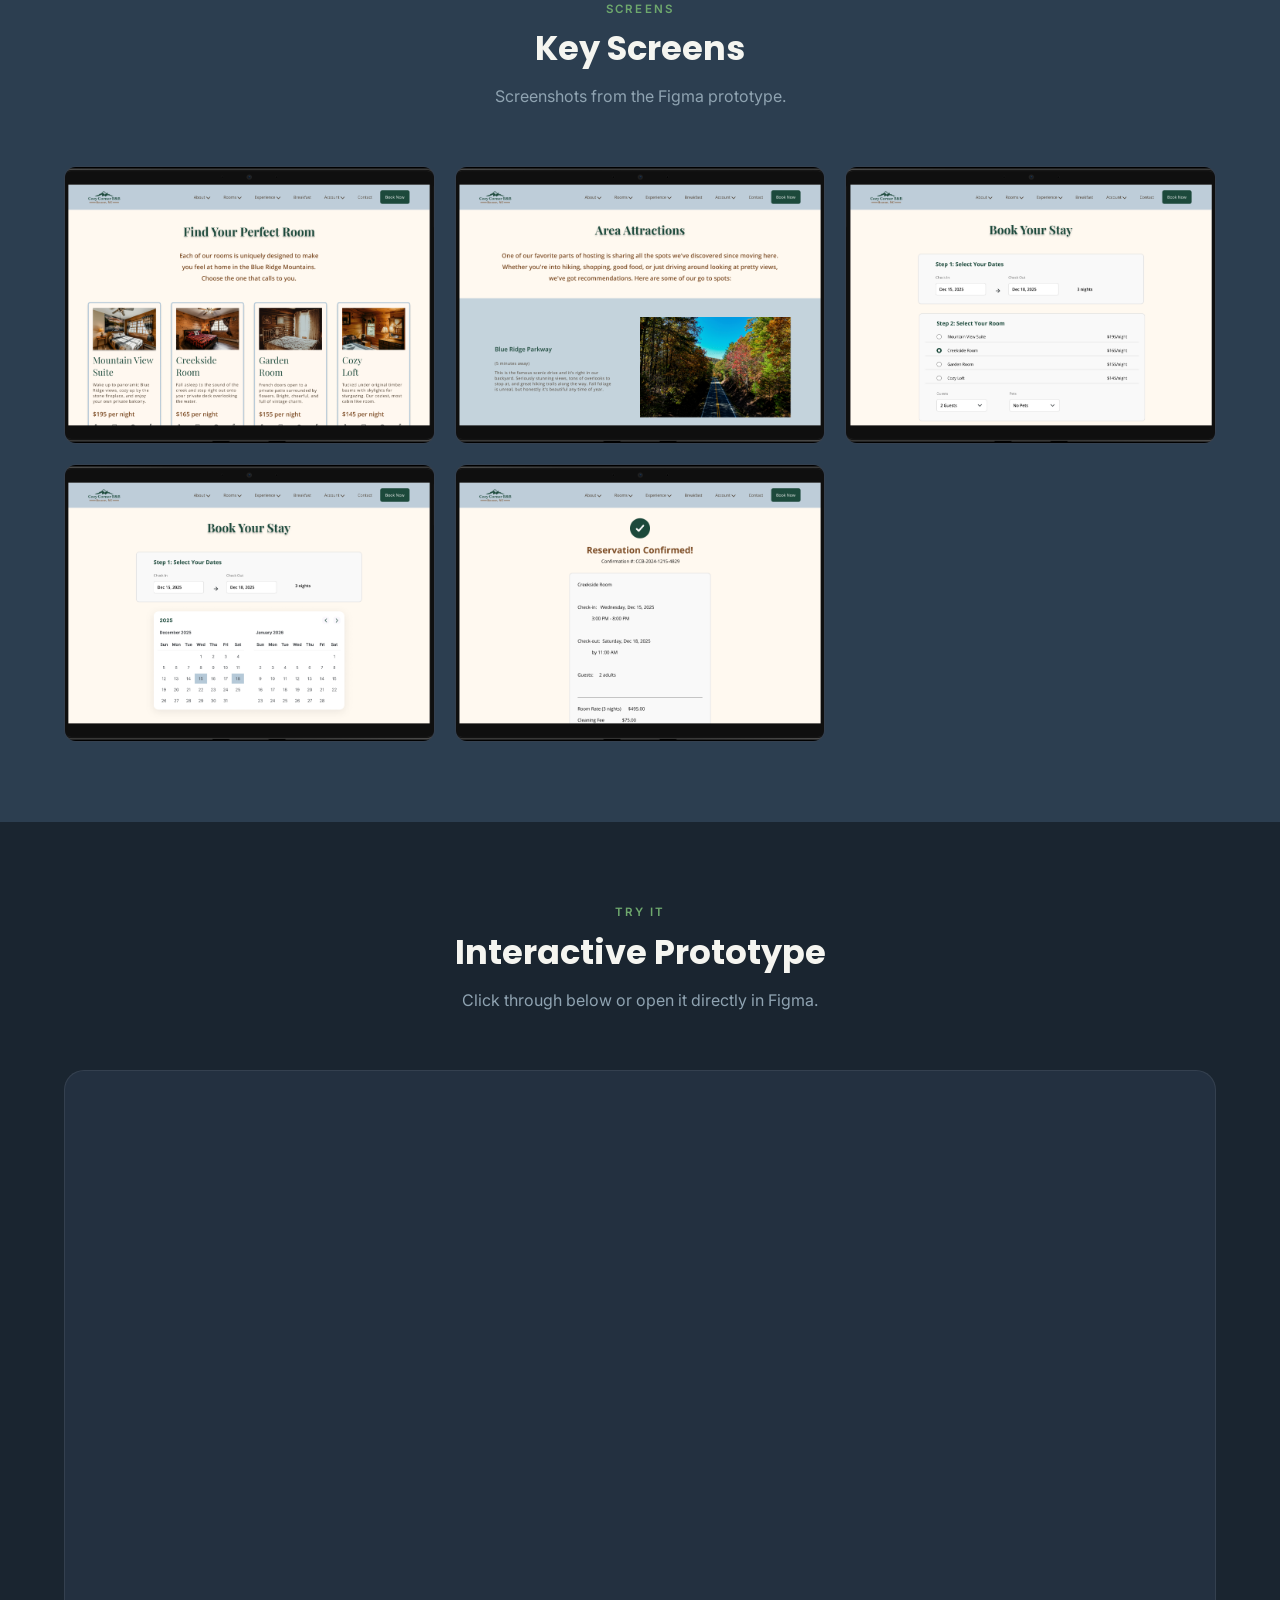
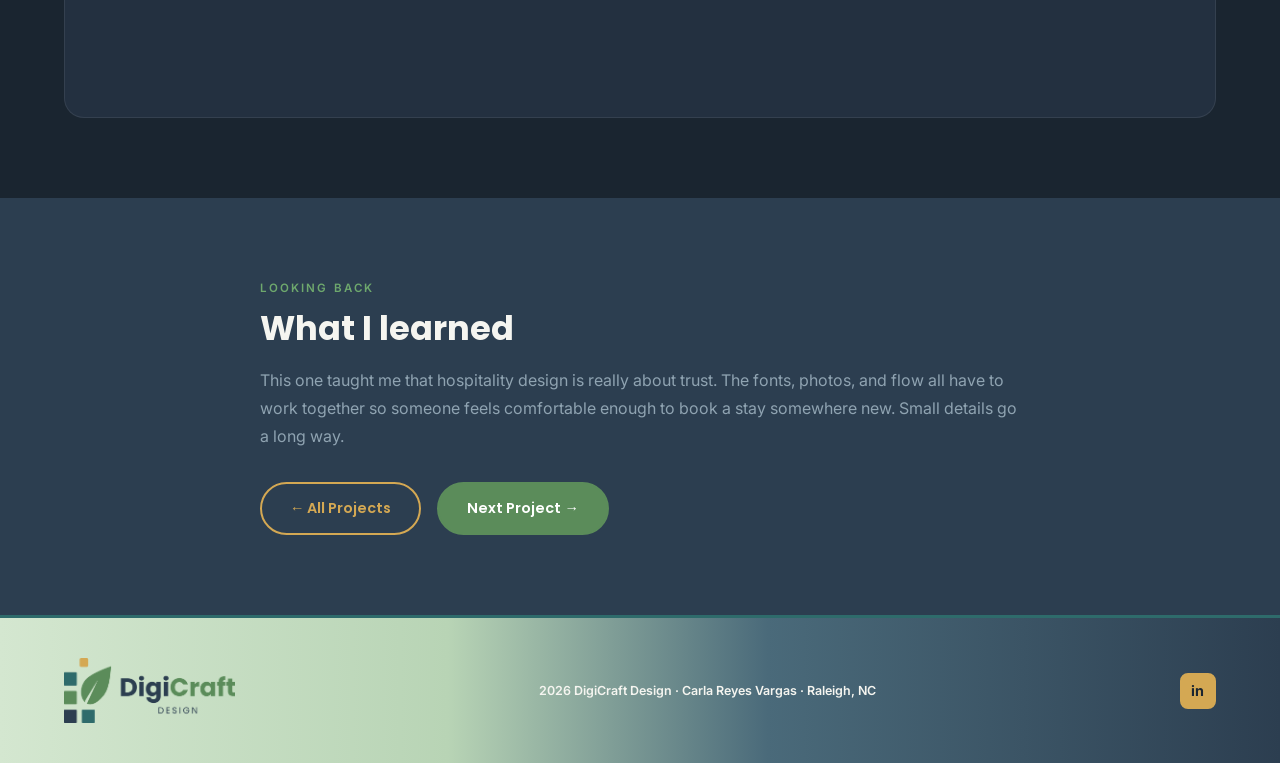
<file: projects/cozy-corner-bnb.html>
<!DOCTYPE html>
<html lang="en">
<head>
  <meta charset="UTF-8" /><meta name="viewport" content="width=device-width, initial-scale=1.0" />
  <title>Cozy Corner B&B | DigiCraft Design</title>
  <link rel="stylesheet" href="../css/style.css" />
</head>
<body>
  <nav><div class="container nav-inner">
    <a href="../index.html" class="nav-logo"><img src="../img/logo.png" alt="DigiCraft Design" /></a>
    <ul class="nav-links" id="navLinks">
      <li><a href="../about.html">About</a></li><li><a href="../work.html" class="active">Work</a></li>
      <li><a href="../contact.html">Contact</a></li>
      <li><a href="../ReyesVargas-resume26.pdf" target="_blank" class="nav-resume">Resume</a></li>
    </ul>
    <button class="nav-toggle" id="navToggle" aria-label="Toggle navigation"><span></span><span></span><span></span></button>
  </div></nav>

  <section class="project-hero">
    <div class="container project-hero-inner">
      <div>
        <a href="../work.html" class="back-link">&#8592; Back to Work</a>
        <span class="project-tag tag-figma" style="margin-bottom:1rem;display:inline-block;">Website Design</span>
        <h1>Cozy Corner B&amp;B</h1>
        <div class="project-meta">
          <div class="meta-row"><span class="meta-label">Format</span>Multi-Page Website Prototype</div>
          <div class="meta-row"><span class="meta-label">Tools</span>Figma</div>
          <div class="meta-row"><span class="meta-label">Skills</span>User Flows, Visual Design, Information Architecture, Typography, Accessibility</div>
          <div class="meta-row"><span class="meta-label">Year</span>2025</div>
        </div>
        <div class="project-cta-row">
          <a href="https://www.figma.com/proto/T1CvaE3BnvfGjuGqTDc8ws/Cozy-Corner-B-B--High-Fidelity-?node-id=1-2&p=f&viewport=-151%2C-740%2C0.25&t=CnZpUOLJmF4roC9B-1&scaling=scale-down&content-scaling=fixed&starting-point-node-id=1%3A2&page-id=0%3A1" target="_blank" class="btn btn-primary">View Prototype</a>
          <a href="../CozyCorner-CaseStudy.pdf" target="_blank" class="btn btn-ghost">View Case Study</a>
          <a href="../contact.html" class="btn btn-ghost">Get In Touch</a>
        </div>
      </div>
      <div class="project-hero-img">
        <img src="../img/project-bnb.jpg" alt="Cozy Corner B&B" onerror="this.style.display='none';this.nextElementSibling.style.display='block';" />
        <p class="ph">Add img/project-bnb.jpg</p>
      </div>
    </div>
  </section>

  <section style="background:var(--navy);">
    <div class="container" style="max-width:760px;">
      <span class="section-label">The Project</span>
      <h2>What it is about</h2>
      <p style="margin-top:1rem;max-width:none;">Cozy Corner B&amp;B is a fictional bed and breakfast that needed a website to turn visitors into guests. The design had to show off the rooms, make booking simple, and feel trustworthy enough that someone would actually want to reserve a stay.</p>
      <h2 style="margin-top:2.5rem;">My role</h2>
      <p style="margin-top:1rem;max-width:none;">I designed the whole multi-page site in Figma, including the homepage, rooms page with a carousel, the full booking flow, dining section, and account pages. Everything is connected in an interactive prototype.</p>
    </div>
  </section>

  <section class="process-section">
    <div class="container">
      <div class="section-header"><span class="section-label">Process</span><h2>How I got there</h2></div>
      <div class="process-steps">
        <div class="process-step"><span class="step-number">1</span><h4>Research</h4><p>Looked at hospitality sites and mapped out where booking flows fall apart.</p></div>
        <div class="process-step"><span class="step-number">2</span><h4>IA and Flows</h4><p>Planned the site structure and mapped the end-to-end booking journey.</p></div>
        <div class="process-step"><span class="step-number">3</span><h4>Visual Design</h4><p>Warm typography, room carousel, and a clean calendar UI.</p></div>
        <div class="process-step"><span class="step-number">4</span><h4>Prototype</h4><p>Full Figma prototype: browse a room, pick dates, book, and confirm.</p></div>
        <div class="process-step"><span class="step-number">5</span><h4>Testing</h4><p>End-to-end usability test on the booking and account flows.</p></div>
      </div>
    </div>
  </section>

  <section class="screenshots-section">
    <div class="container">
      <div class="section-header"><span class="section-label">Screens</span><h2>Key Screens</h2><p>Screenshots from the Figma prototype.</p></div>
      <div class="screenshots-grid">
        <div class="screenshot-item"><img src="../img/cozycorner-1.png" alt="Homepage" /></div>
        <div class="screenshot-item"><img src="../img/cozycorner-2.png" alt="Rooms" /></div>
        <div class="screenshot-item"><img src="../img/cozycorner-3.png" alt="Booking" /></div>
        <div class="screenshot-item"><img src="../img/cozycorner-4.png" alt="Dining" /></div>
        <div class="screenshot-item"><img src="../img/cozycorner-5.png" alt="Reservations" /></div>
      </div>
    </div>
  </section>

  <section class="prototype-section">
    <div class="container">
      <div class="section-header"><span class="section-label">Try It</span><h2>Interactive Prototype</h2><p>Click through below or open it directly in Figma.</p></div>
      <div class="prototype-embed">
        <iframe src="https://embed.figma.com/proto/T1CvaE3BnvfGjuGqTDc8ws/Cozy-Corner-B-B--High-Fidelity-?node-id=1-2&scaling=scale-down&content-scaling=fixed&starting-point-node-id=1%3A2&page-id=0%3A1&embed-host=share" allowfullscreen title="Cozy Corner B&B Prototype"></iframe>
      </div>
    </div>
  </section>

  <section style="background:var(--navy-mid);">
    <div class="container" style="max-width:760px;">
      <span class="section-label">Looking Back</span>
      <h2>What I learned</h2>
      <p style="margin-top:1rem;max-width:none;">This one taught me that hospitality design is really about trust. The fonts, photos, and flow all have to work together so someone feels comfortable enough to book a stay somewhere new. Small details go a long way.</p>
      <div style="margin-top:2rem;display:flex;gap:1rem;flex-wrap:wrap;">
        <a href="../work.html" class="btn btn-outline">&#8592; All Projects</a>
        <a href="macon-county.html" class="btn btn-primary">Next Project &#8594;</a>
      </div>
    </div>
  </section>

  <footer>
  <div class="container footer-inner">
    <a href="../index.html" class="footer-logo"><img src="../img/logo.png" alt="DigiCraft Design" style="height:65px;" /></a>
    <p class="footer-copy"><span class="brand">2026 DigiCraft Design</span> <span class="name">&middot; Carla Reyes Vargas &middot; Raleigh, NC</span></p>
    <div class="footer-socials"><a href="https://www.linkedin.com/in/carla-reyes-vargas/" target="_blank" aria-label="LinkedIn">in</a></div>
  </div>
</footer>
  <script>document.getElementById('navToggle').addEventListener('click',function(){document.getElementById('navLinks').classList.toggle('open');});</script>
</body>
</html>
</file>
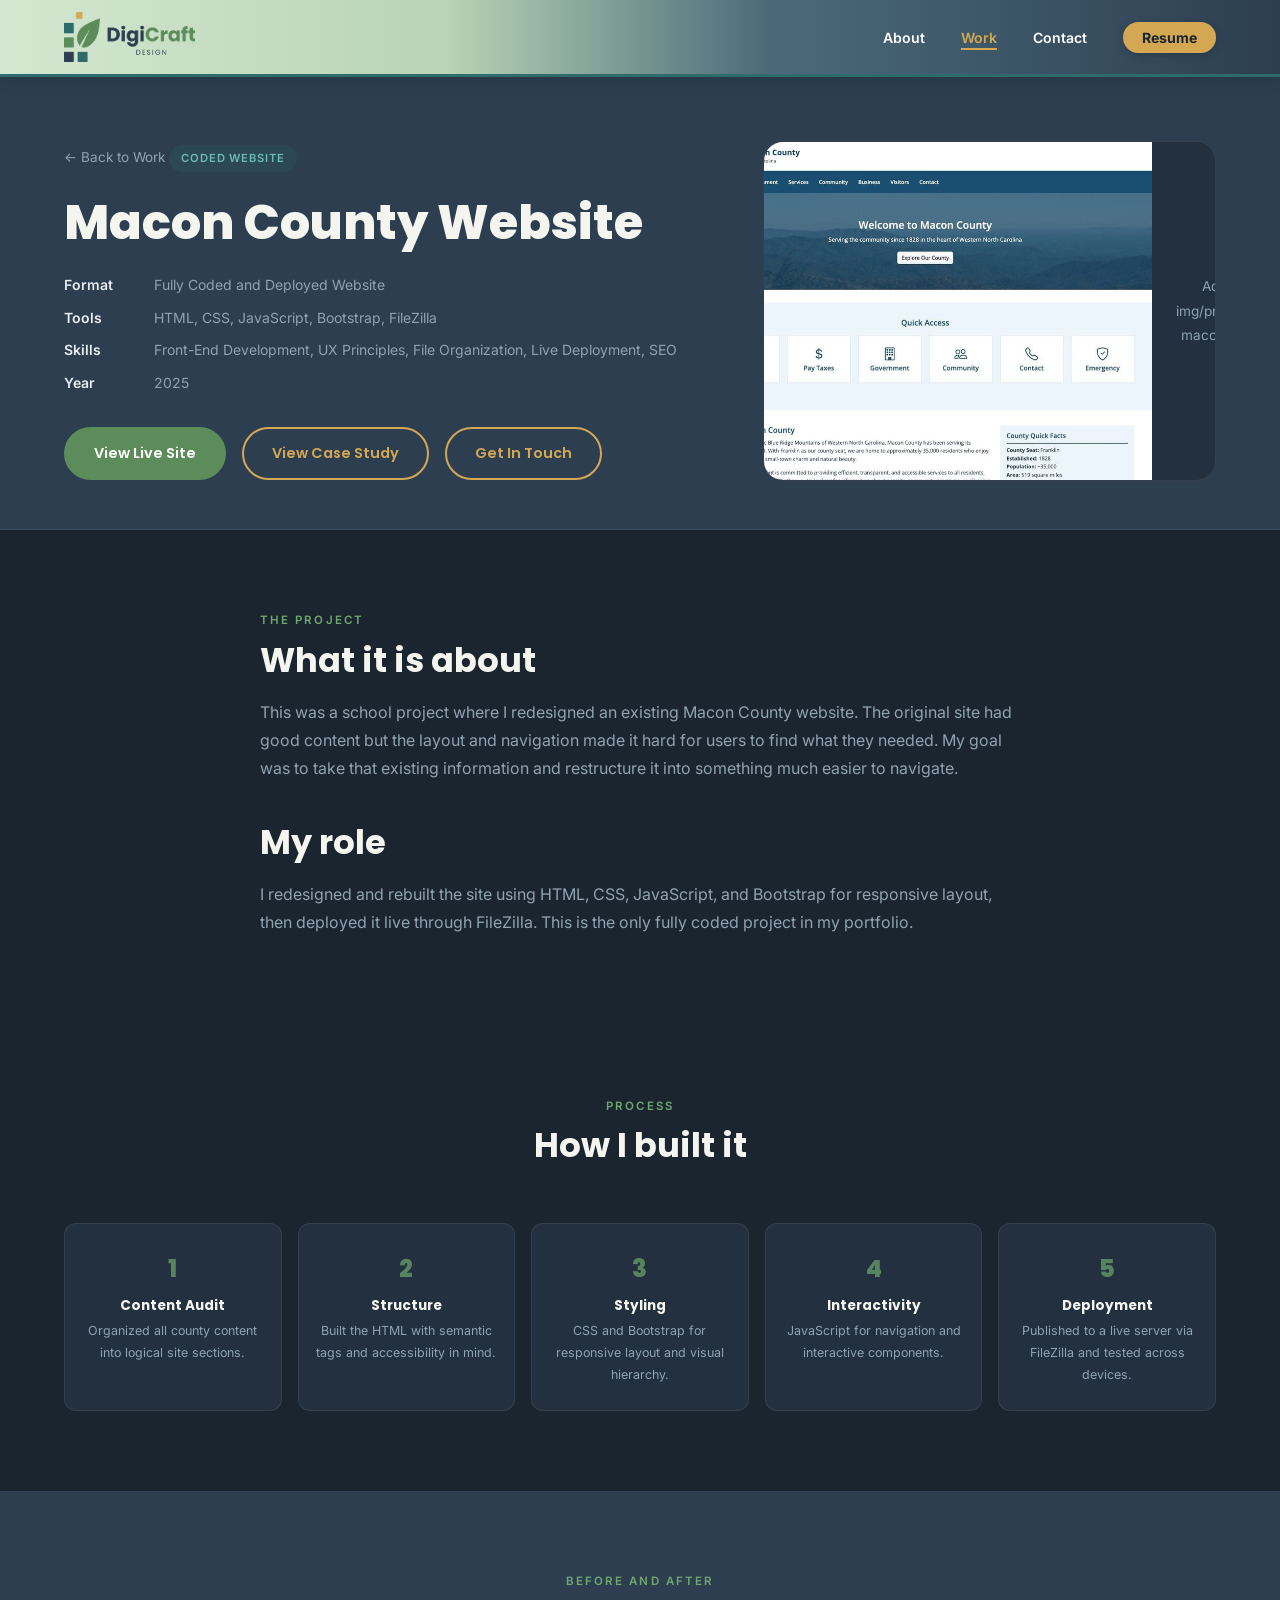
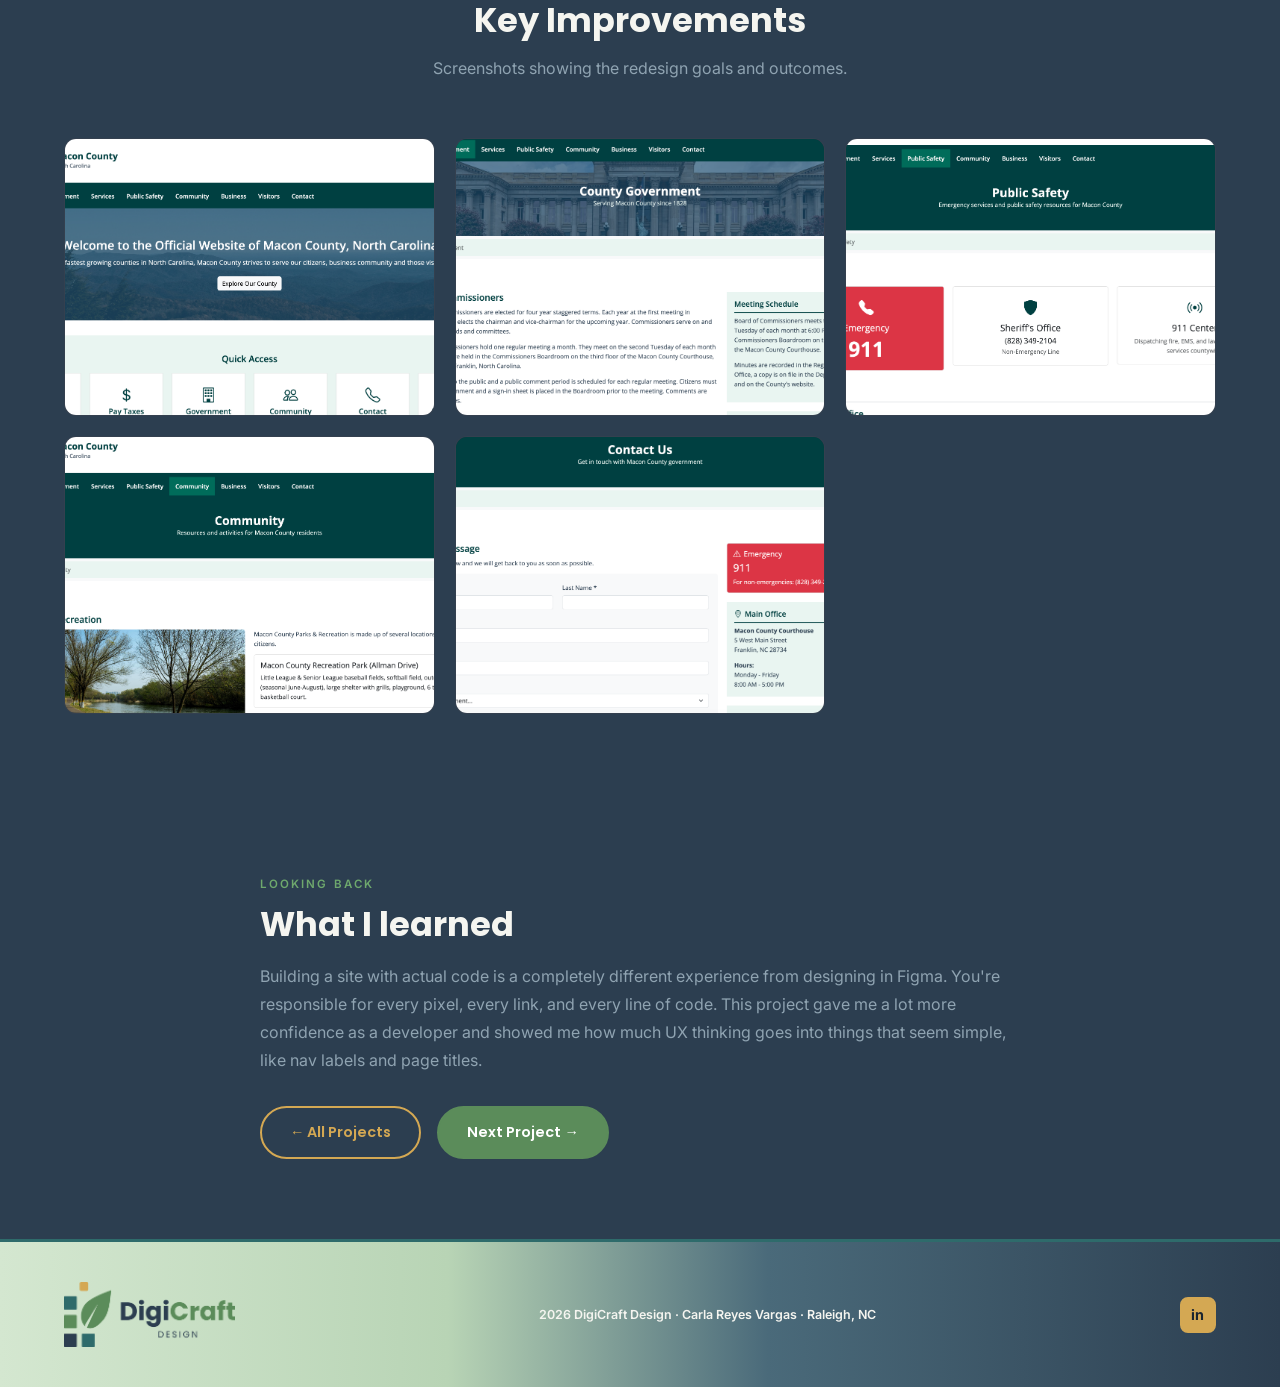
<file: projects/macon-county.html>
<!DOCTYPE html>
<html lang="en">
<head>
  <meta charset="UTF-8" /><meta name="viewport" content="width=device-width, initial-scale=1.0" />
  <title>Macon County Website | DigiCraft Design</title>
  <link rel="stylesheet" href="../css/style.css" />
</head>
<body>
  <nav><div class="container nav-inner">
    <a href="../index.html" class="nav-logo"><img src="../img/logo.png" alt="DigiCraft Design" /></a>
    <ul class="nav-links" id="navLinks">
      <li><a href="../about.html">About</a></li><li><a href="../work.html" class="active">Work</a></li>
      <li><a href="../contact.html">Contact</a></li>
      <li><a href="../ReyesVargas-resume26.pdf" target="_blank" class="nav-resume">Resume</a></li>
    </ul>
    <button class="nav-toggle" id="navToggle" aria-label="Toggle navigation"><span></span><span></span><span></span></button>
  </div></nav>

  <section class="project-hero">
    <div class="container project-hero-inner">
      <div>
        <a href="../work.html" class="back-link">&#8592; Back to Work</a>
        <span class="project-tag tag-code" style="margin-bottom:1rem;display:inline-block;">Coded Website</span>
        <h1>Macon County Website</h1>
        <div class="project-meta">
          <div class="meta-row"><span class="meta-label">Format</span>Fully Coded and Deployed Website</div>
          <div class="meta-row"><span class="meta-label">Tools</span>HTML, CSS, JavaScript, Bootstrap, FileZilla</div>
          <div class="meta-row"><span class="meta-label">Skills</span>Front-End Development, UX Principles, File Organization, Live Deployment, SEO</div>
          <div class="meta-row"><span class="meta-label">Year</span>2025</div>
        </div>
        <div class="project-cta-row">
          <!-- Replace with your live site URL if it is still active, or remove this button -->
          <a href="https://macon-county.netlify.app/" target="_blank" class="btn btn-primary">View Live Site</a>
          <a href="../MaconCounty-CaseStudy.pdf" target="_blank" class="btn btn-ghost">View Case Study</a>
          <a href="../contact.html" class="btn btn-ghost">Get In Touch</a>
        </div>
      </div>
      <div class="project-hero-img">
        <img src="../img/project-macon.jpg" alt="Macon County Website" onerror="this.style.display='none';this.nextElementSibling.style.display='block';" />
        <p class="ph">Add img/project-macon.jpg</p>
      </div>
    </div>
  </section>

  <section style="background:var(--navy);">
    <div class="container" style="max-width:760px;">
      <span class="section-label">The Project</span>
      <h2>What it is about</h2>
      <p style="margin-top:1rem;max-width:none;">This was a school project where I redesigned an existing Macon County website. The original site had good content but the layout and navigation made it hard for users to find what they needed. My goal was to take that existing information and restructure it into something much easier to navigate.</p>
      <h2 style="margin-top:2.5rem;">My role</h2>
      <p style="margin-top:1rem;max-width:none;">I redesigned and rebuilt the site using HTML, CSS, JavaScript, and Bootstrap for responsive layout, then deployed it live through FileZilla. This is the only fully coded project in my portfolio.</p>
    </div>
  </section>

  <section class="process-section">
    <div class="container">
      <div class="section-header"><span class="section-label">Process</span><h2>How I built it</h2></div>
      <div class="process-steps">
        <div class="process-step"><span class="step-number">1</span><h4>Content Audit</h4><p>Organized all county content into logical site sections.</p></div>
        <div class="process-step"><span class="step-number">2</span><h4>Structure</h4><p>Built the HTML with semantic tags and accessibility in mind.</p></div>
        <div class="process-step"><span class="step-number">3</span><h4>Styling</h4><p>CSS and Bootstrap for responsive layout and visual hierarchy.</p></div>
        <div class="process-step"><span class="step-number">4</span><h4>Interactivity</h4><p>JavaScript for navigation and interactive components.</p></div>
        <div class="process-step"><span class="step-number">5</span><h4>Deployment</h4><p>Published to a live server via FileZilla and tested across devices.</p></div>
      </div>
    </div>
  </section>

  <section class="screenshots-section">
    <div class="container">
      <div class="section-header"><span class="section-label">Before and After</span><h2>Key Improvements</h2><p>Screenshots showing the redesign goals and outcomes.</p></div>
      <div class="screenshots-grid">
        <div class="screenshot-item"><img src="../img/maconcounty-1.png" alt="Before" /></div>
        <div class="screenshot-item"><img src="../img/maconcounty-2.png" alt="After" /></div>
        <div class="screenshot-item"><img src="../img/maconcounty-3.png" alt="Navigation" /></div>
        <div class="screenshot-item"><img src="../img/maconcounty-4.png" alt="Lost Towns" /></div>
        <div class="screenshot-item"><img src="../img/maconcounty-5.png" alt="Mobile" /></div>
      </div>
    </div>
  </section>

  <section style="background:var(--navy-mid);">
    <div class="container" style="max-width:760px;">
      <span class="section-label">Looking Back</span>
      <h2>What I learned</h2>
      <p style="margin-top:1rem;max-width:none;">Building a site with actual code is a completely different experience from designing in Figma. You're responsible for every pixel, every link, and every line of code. This project gave me a lot more confidence as a developer and showed me how much UX thinking goes into things that seem simple, like nav labels and page titles.</p>
      <div style="margin-top:2rem;display:flex;gap:1rem;flex-wrap:wrap;">
        <a href="../work.html" class="btn btn-outline">&#8592; All Projects</a>
        <a href="community-food-bank.html" class="btn btn-primary">Next Project &#8594;</a>
      </div>
    </div>
  </section>

  <footer>
  <div class="container footer-inner">
    <a href="../index.html" class="footer-logo"><img src="../img/logo.png" alt="DigiCraft Design" style="height:65px;" /></a>
    <p class="footer-copy"><span class="brand">2026 DigiCraft Design</span> <span class="name">&middot; Carla Reyes Vargas &middot; Raleigh, NC</span></p>
    <div class="footer-socials"><a href="https://www.linkedin.com/in/carla-reyes-vargas/" target="_blank" aria-label="LinkedIn">in</a></div>
  </div>
</footer>
  <script>document.getElementById('navToggle').addEventListener('click',function(){document.getElementById('navLinks').classList.toggle('open');});</script>
</body>
</html>
</file>
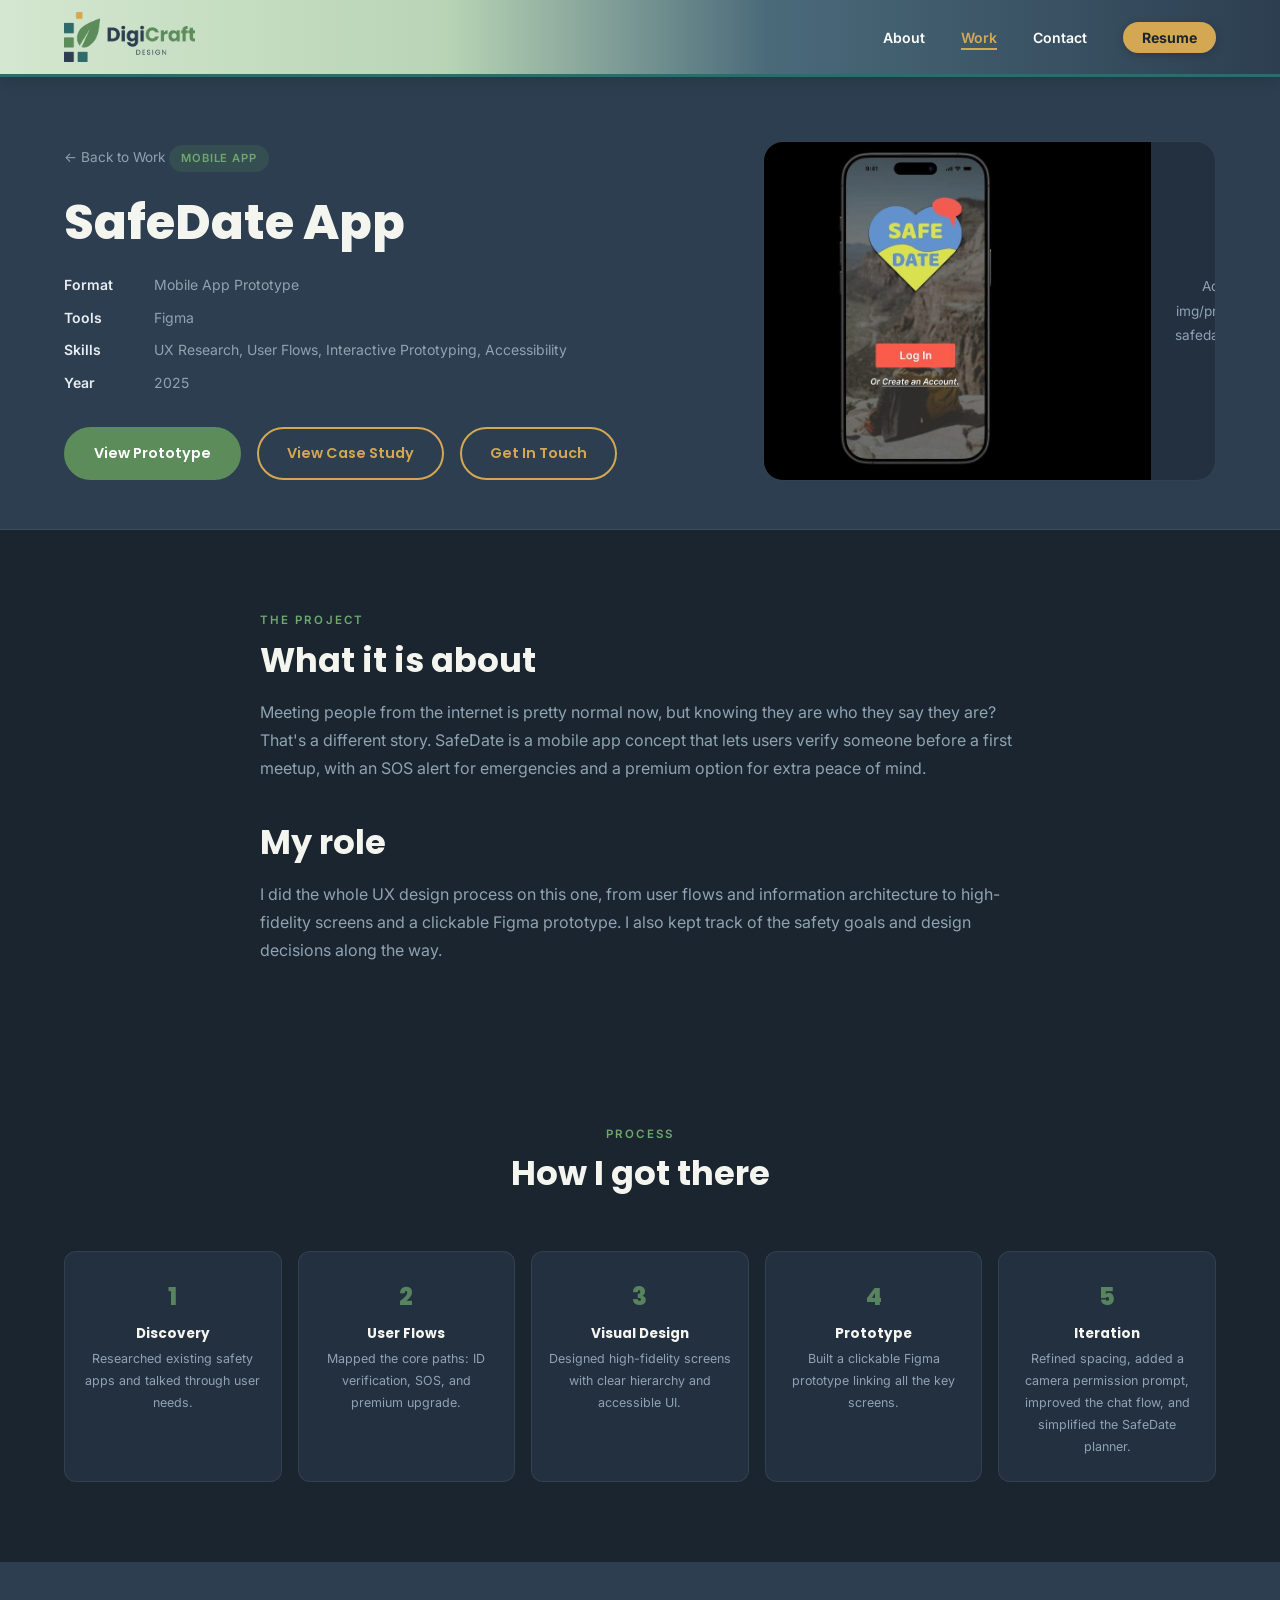
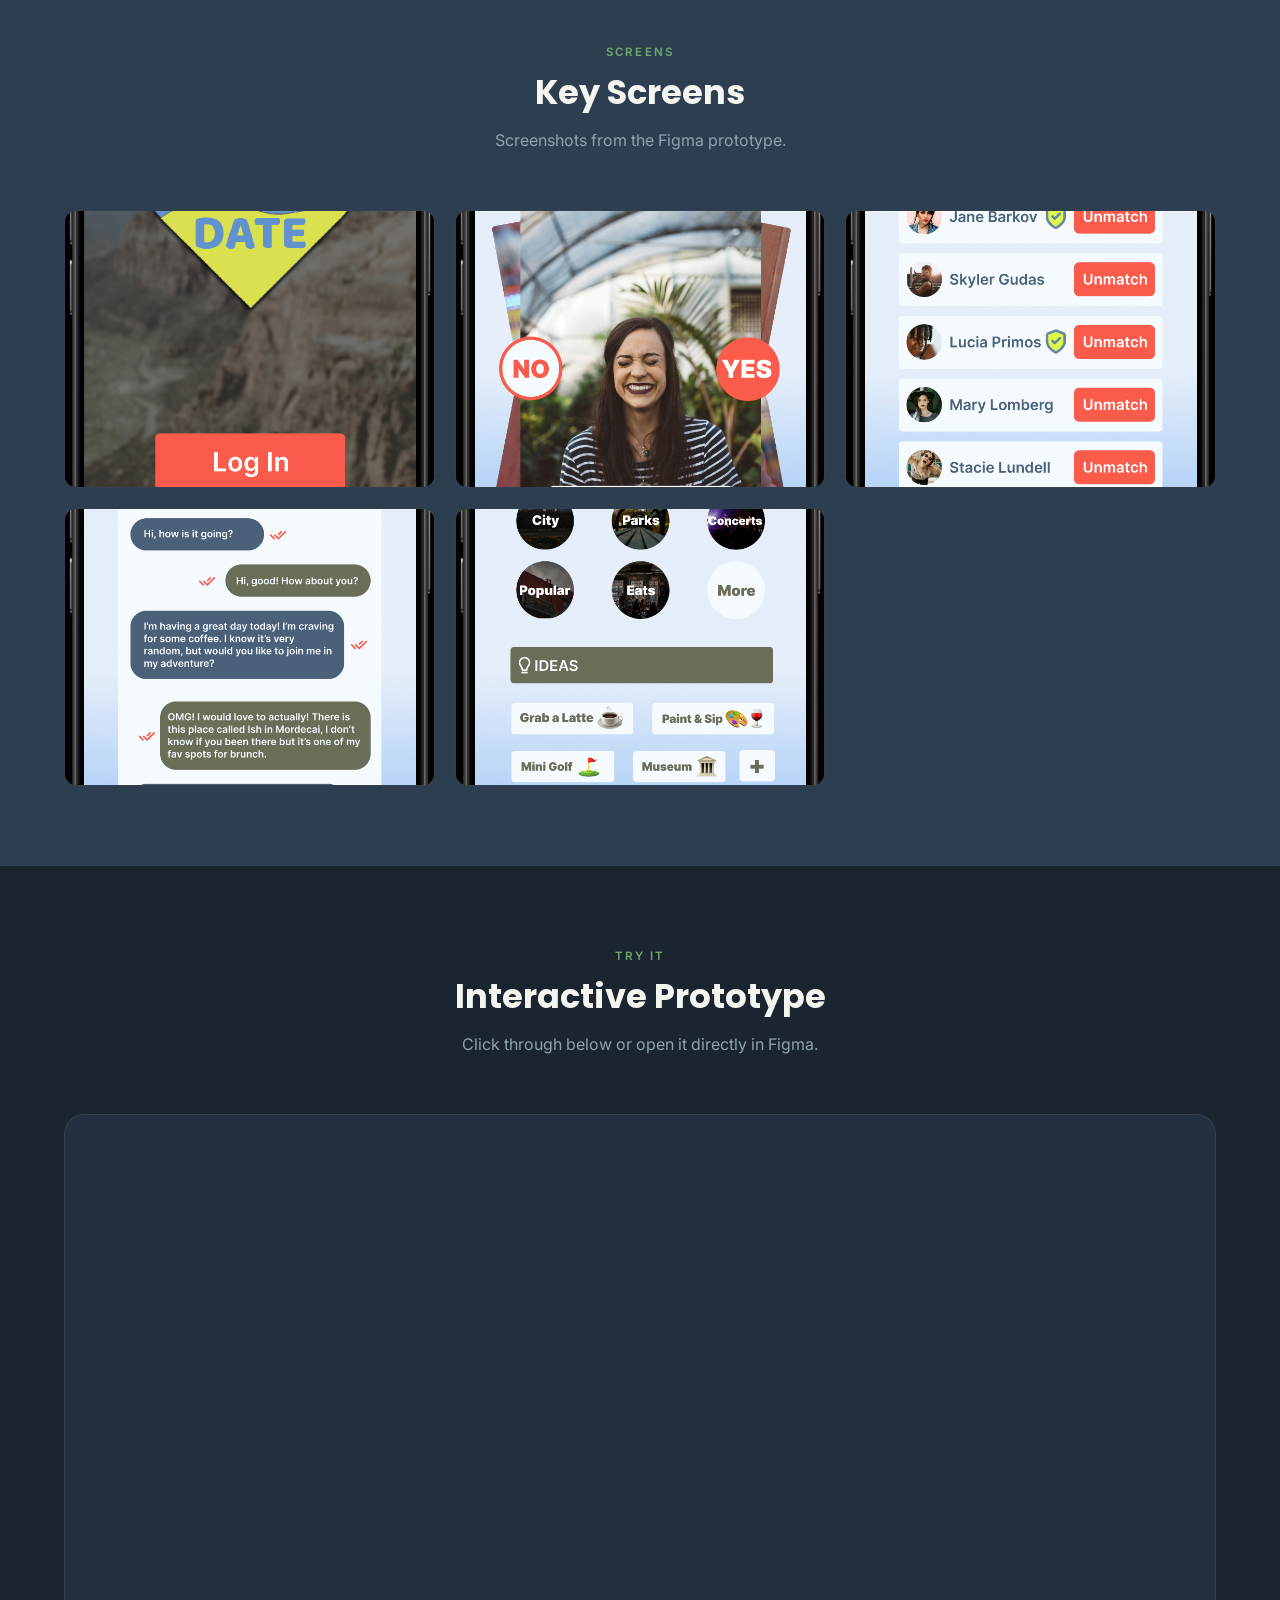
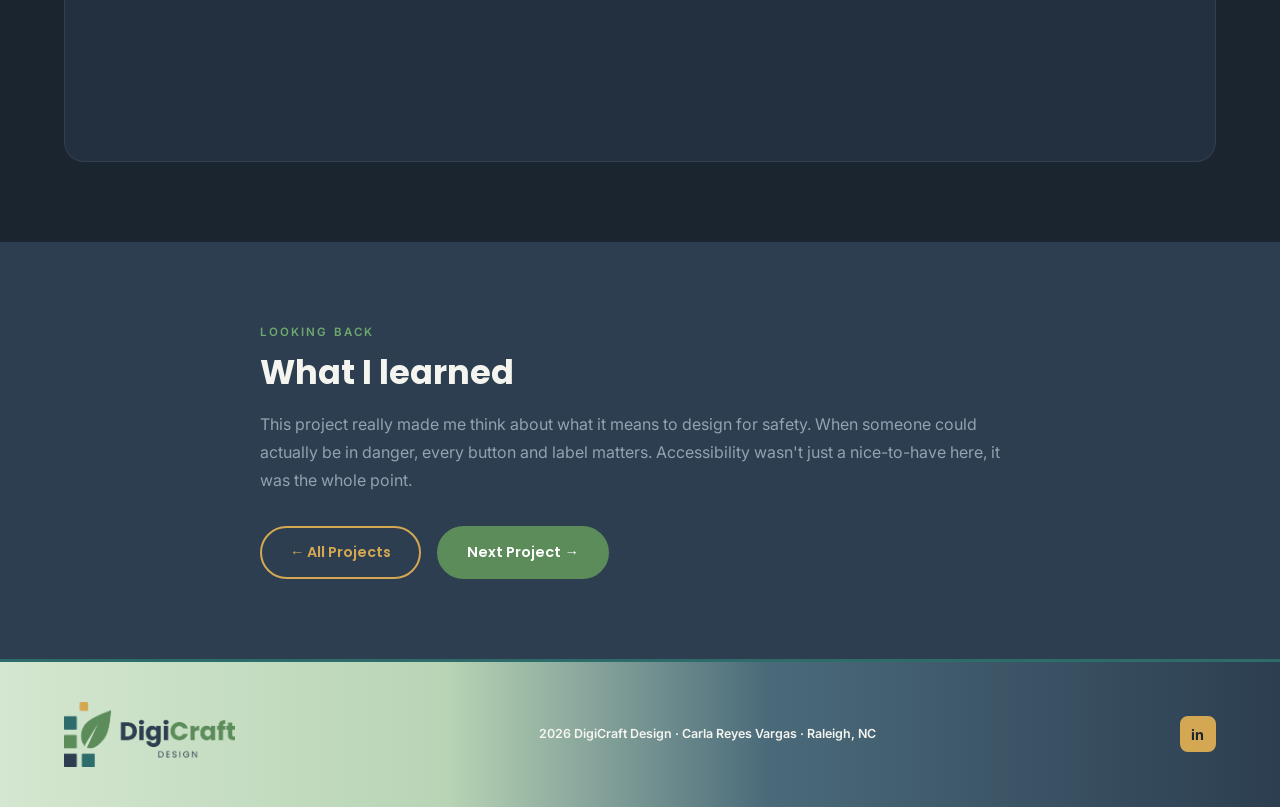
<file: projects/safedate-app.html>
<!DOCTYPE html>
<html lang="en">
<head>
  <meta charset="UTF-8" /><meta name="viewport" content="width=device-width, initial-scale=1.0" />
  <title>SafeDate App | DigiCraft Design</title>
  <link rel="stylesheet" href="../css/style.css" />
</head>
<body>
  <nav><div class="container nav-inner">
    <a href="../index.html" class="nav-logo"><img src="../img/logo.png" alt="DigiCraft Design" /></a>
    <ul class="nav-links" id="navLinks">
      <li><a href="../about.html">About</a></li><li><a href="../work.html" class="active">Work</a></li>
      <li><a href="../contact.html">Contact</a></li>
      <li><a href="../ReyesVargas-resume26.pdf" target="_blank" class="nav-resume">Resume</a></li>
    </ul>
    <button class="nav-toggle" id="navToggle" aria-label="Toggle navigation"><span></span><span></span><span></span></button>
  </div></nav>

  <section class="project-hero">
    <div class="container project-hero-inner">
      <div>
        <a href="../work.html" class="back-link">&#8592; Back to Work</a>
        <span class="project-tag tag-figma" style="margin-bottom:1rem;display:inline-block;">Mobile App</span>
        <h1>SafeDate App</h1>
        <div class="project-meta">
          <div class="meta-row"><span class="meta-label">Format</span>Mobile App Prototype</div>
          <div class="meta-row"><span class="meta-label">Tools</span>Figma</div>
          <div class="meta-row"><span class="meta-label">Skills</span>UX Research, User Flows, Interactive Prototyping, Accessibility</div>
          <div class="meta-row"><span class="meta-label">Year</span>2025</div>
        </div>
        <div class="project-cta-row">
          <a href="https://www.figma.com/proto/nmIGYv9C3yGiKnowFfUvpt/SafeDate-App--Copy-?node-id=1-3&p=f&viewport=188%2C121%2C0.25&t=C0Ht3Sm03ehxwxTy-1&scaling=scale-down&content-scaling=fixed&starting-point-node-id=1%3A3&show-proto-sidebar=1&page-id=0%3A1" target="_blank" class="btn btn-primary">View Prototype</a>
          <a href="../SafeDate-CaseStudy.pdf" target="_blank" class="btn btn-ghost">View Case Study</a>
          <a href="../contact.html" class="btn btn-ghost">Get In Touch</a>
        </div>
      </div>
      <div class="project-hero-img">
        <img src="../img/project-safedate.jpg" alt="SafeDate App" onerror="this.style.display='none';this.nextElementSibling.style.display='block';" />
        <p class="ph">Add img/project-safedate.jpg</p>
      </div>
    </div>
  </section>

  <section style="background:var(--navy);">
    <div class="container" style="max-width:760px;">
      <span class="section-label">The Project</span>
      <h2>What it is about</h2>
      <p style="margin-top:1rem;max-width:none;">Meeting people from the internet is pretty normal now, but knowing they are who they say they are? That's a different story. SafeDate is a mobile app concept that lets users verify someone before a first meetup, with an SOS alert for emergencies and a premium option for extra peace of mind.</p>
      <h2 style="margin-top:2.5rem;">My role</h2>
      <p style="margin-top:1rem;max-width:none;">I did the whole UX design process on this one, from user flows and information architecture to high-fidelity screens and a clickable Figma prototype. I also kept track of the safety goals and design decisions along the way.</p>
    </div>
  </section>

  <section class="process-section">
    <div class="container">
      <div class="section-header"><span class="section-label">Process</span><h2>How I got there</h2></div>
      <div class="process-steps">
        <div class="process-step"><span class="step-number">1</span><h4>Discovery</h4><p>Researched existing safety apps and talked through user needs.</p></div>
        <div class="process-step"><span class="step-number">2</span><h4>User Flows</h4><p>Mapped the core paths: ID verification, SOS, and premium upgrade.</p></div>
        <div class="process-step"><span class="step-number">3</span><h4>Visual Design</h4><p>Designed high-fidelity screens with clear hierarchy and accessible UI.</p></div>
        <div class="process-step"><span class="step-number">4</span><h4>Prototype</h4><p>Built a clickable Figma prototype linking all the key screens.</p></div>
        <div class="process-step"><span class="step-number">5</span><h4>Iteration</h4><p>Refined spacing, added a camera permission prompt, improved the chat flow, and simplified the SafeDate planner.</p></div>
      </div>
    </div>
  </section>

  <section class="screenshots-section">
    <div class="container">
      <div class="section-header"><span class="section-label">Screens</span><h2>Key Screens</h2><p>Screenshots from the Figma prototype.</p></div>
      <div class="screenshots-grid">
        <div class="screenshot-item"><img src="../img/safedate-1.png" alt="Home" /></div>
        <div class="screenshot-item"><img src="../img/safedate-2.png" alt="Facial ID" /></div>
        <div class="screenshot-item"><img src="../img/safedate-3.png" alt="SOS" /></div>
        <div class="screenshot-item"><img src="../img/safedate-4.png" alt="Premium" /></div>
        <div class="screenshot-item"><img src="../img/safedate-5.png" alt="Profile" /></div>
      </div>
    </div>
  </section>

  <section class="prototype-section">
    <div class="container">
      <div class="section-header"><span class="section-label">Try It</span><h2>Interactive Prototype</h2><p>Click through below or open it directly in Figma.</p></div>
      <div class="prototype-embed">
        <!-- In Figma: Share > Get embed code > copy the src URL and paste it below -->
        <iframe src="https://embed.figma.com/proto/nmIGYv9C3yGiKnowFfUvpt/SafeDate-App--Copy-?node-id=1-3&scaling=scale-down&content-scaling=fixed&starting-point-node-id=1%3A3&page-id=0%3A1&embed-host=share" allowfullscreen title="SafeDate Prototype"></iframe>
      </div>
    </div>
  </section>

  <section style="background:var(--navy-mid);">
    <div class="container" style="max-width:760px;">
      <span class="section-label">Looking Back</span>
      <h2>What I learned</h2>
      <p style="margin-top:1rem;max-width:none;">This project really made me think about what it means to design for safety. When someone could actually be in danger, every button and label matters. Accessibility wasn't just a nice-to-have here, it was the whole point.</p>
      <div style="margin-top:2rem;display:flex;gap:1rem;flex-wrap:wrap;">
        <a href="../work.html" class="btn btn-outline">&#8592; All Projects</a>
        <a href="community-food-bank.html" class="btn btn-primary">Next Project &#8594;</a>
      </div>
    </div>
  </section>

  <footer>
  <div class="container footer-inner">
    <a href="../index.html" class="footer-logo"><img src="../img/logo.png" alt="DigiCraft Design" style="height:65px;" /></a>
    <p class="footer-copy"><span class="brand">2026 DigiCraft Design</span> <span class="name">&middot; Carla Reyes Vargas &middot; Raleigh, NC</span></p>
    <div class="footer-socials"><a href="https://www.linkedin.com/in/carla-reyes-vargas/" target="_blank" aria-label="LinkedIn">in</a></div>
  </div>
</footer>
  <script>document.getElementById('navToggle').addEventListener('click',function(){document.getElementById('navLinks').classList.toggle('open');});</script>
</body>
</html>
</file>
<file: css/style.css>
@import url('https://fonts.googleapis.com/css2?family=Poppins:wght@400;600;700;800&family=Inter:wght@300;400;500&display=swap');

:root {
  --green:        #5b8c5a;
  --green-dark:   #4a7349;
  --green-light:  #6ea86d;
  --teal:         #2e6b6b;
  --teal-mid:     #3d8c8c;
  --mint:         #d4e7d0;
  --gold:         #d4a853;
  --gold-light:   #e8c47a;
  --navy:         #1a2530;
  --navy-mid:     #2c3e50;
  --navy-card:    #233040;
  --offwhite:     #f5f5f0;
  --text-light:   #e8edf2;
  --text-muted:   #8fa3b1;
  --border:       rgba(255,255,255,0.08);
  --font-head: 'Poppins', sans-serif;
  --font-body: 'Inter', sans-serif;
  --radius:    12px;
  --radius-lg: 20px;
  --shadow:    0 4px 32px rgba(0,0,0,0.35);
  --shadow-hover: 0 12px 48px rgba(0,0,0,0.5);
  --transition: 0.28s ease;
}

*, *::before, *::after { box-sizing: border-box; margin: 0; padding: 0; }
html { scroll-behavior: smooth; }
body { font-family: var(--font-body); font-size: 16px; line-height: 1.75; color: var(--text-light); background-color: var(--navy); }
img { max-width: 100%; display: block; }
a { text-decoration: none; color: inherit; }
ul { list-style: none; }

h1,h2,h3,h4 { font-family: var(--font-head); line-height: 1.25; color: var(--offwhite); }
h1 { font-size: clamp(1.8rem, 4.5vw, 3rem); font-weight: 800; }
h2 { font-size: clamp(1.4rem, 3vw, 2.1rem); font-weight: 700; }
h3 { font-size: 1.1rem; font-weight: 600; }
p  { color: var(--text-muted); max-width: 65ch; }

.section-label {
  font-size: 0.72rem; font-weight: 600; letter-spacing: 0.18em;
  text-transform: uppercase; color: var(--green-light);
  margin-bottom: 0.6rem; display: block;
}

.container { width: 90%; max-width: 1200px; margin: 0 auto; }
section { padding: 5rem 0; }

/* BUTTONS — green = primary, gold = secondary/accent */
.btn {
  display: inline-flex; align-items: center; gap: 0.5rem;
  padding: 0.75rem 1.75rem; border-radius: 50px;
  font-family: var(--font-head); font-size: 0.9rem; font-weight: 600;
  cursor: pointer; transition: all var(--transition); border: 2px solid transparent;
}
.btn-primary { background: var(--green); color: #fff; border-color: var(--green); }
.btn-primary:hover { background: var(--green-dark); border-color: var(--green-dark); transform: translateY(-2px); box-shadow: 0 8px 24px rgba(91,140,90,0.4); }
.btn-outline { background: transparent; border-color: var(--gold); color: var(--gold); }
.btn-outline:hover { background: var(--gold); color: var(--navy); transform: translateY(-2px); }
.btn-ghost { background: transparent; border-color: var(--gold); color: var(--gold); }
.btn-ghost:hover { background: var(--gold); color: var(--navy); }

/* NAV — gradient: mint left → teal right */
nav {
  position: sticky; top: 0; z-index: 100;
  background: linear-gradient(to right, #d4e7d0 0%, #b8d4b5 35%, #4a6a7a 60%, #2c3e50 100%);
  border-bottom: 3px solid #2e6b6b;
  box-shadow: 0 2px 16px rgba(0,0,0,0.15);
}
.nav-inner { display: flex; align-items: center; justify-content: space-between; padding: 0.75rem 0; }
.nav-logo { display: flex; align-items: center; }
.nav-logo img { height: 50px; width: auto; }

.nav-links { display: flex; align-items: center; gap: 2.25rem; }
.nav-links a {
  font-size: 0.88rem; font-weight: 600;
  color: #fff;
  transition: color var(--transition); position: relative;
  text-shadow: none;
}
.nav-links a::after { content:''; position:absolute; bottom:-4px; left:0; width:0; height:2px; background:var(--gold); transition:width var(--transition); }
.nav-links a:hover { color: var(--gold) !important; }
.nav-links a:hover::after, .nav-links a.active::after { width: 100%; }
.nav-links a.active { color: var(--gold) !important; }

.nav-resume { background: var(--gold) !important; color: var(--navy) !important; padding: 0.45rem 1.2rem; border-radius: 50px; font-weight: 700 !important; box-shadow: 0 2px 8px rgba(0,0,0,0.2); }
.nav-resume:hover { background: #fff !important; color: var(--navy) !important; transform: translateY(-1px); box-shadow: 0 4px 12px rgba(0,0,0,0.25); }
.nav-resume::after { display: none !important; }

.nav-toggle { display: none; flex-direction: column; gap: 5px; cursor: pointer; background: none; border: none; padding: 4px; }
.nav-toggle span { display: block; width: 24px; height: 2px; background: var(--navy); border-radius: 2px; }

/* HERO */
.hero { min-height: 75vh; display: flex; align-items: center; padding: 3.5rem 0; position: relative; overflow: hidden; }
.hero::before { content:''; position:absolute; top:-200px; right:-200px; width:600px; height:600px; background:radial-gradient(circle,rgba(91,140,90,0.12) 0%,transparent 70%); pointer-events:none; }
.hero::after  { content:''; position:absolute; bottom:-150px; left:-150px; width:500px; height:500px; background:radial-gradient(circle,rgba(46,107,107,0.1) 0%,transparent 70%); pointer-events:none; }
.hero-inner { display: grid; grid-template-columns: 1fr 1fr; gap: 4rem; align-items: center; }
.hero-text h1 { margin-bottom: 1.25rem; }
.hero-text h1 span { color: var(--green-light); }
.hero-text p  { font-size: 1.05rem; margin-bottom: 2rem; max-width: 48ch; }
.hero-cta { display: flex; gap: 1rem; flex-wrap: wrap; }

.hero-image-frame {
  width: 100%; aspect-ratio: 4/3; background: var(--navy-card);
  border-radius: var(--radius-lg); border: 2px solid rgba(91,140,90,0.25);
  display: flex; align-items: center; justify-content: center; overflow: hidden;
}
.hero-image-frame img { width:100%; height:100%; object-fit:cover; }
.hero-image-frame .ph { color:var(--text-muted); font-size:0.85rem; text-align:center; padding:2rem; line-height:1.8; }

/* INTRO BAND — gold/yellow */
.intro-band { background: var(--gold); padding: 3.5rem 0; }
.intro-band-inner { text-align: center; }
.intro-band h2 { color: var(--navy); margin-bottom: 0.75rem; }
.intro-band p  { color: rgba(26,37,48,0.75); margin: 0 auto 1.5rem; max-width: 55ch; }
.intro-band .btn-ghost { border-color: var(--navy); color: var(--navy); background: transparent; }
.intro-band .btn-ghost:hover { background: rgba(26,37,48,0.1); color: var(--navy); }

/* WORK */
.work { background: var(--navy); }
.section-header { text-align: center; margin-bottom: 3.5rem; }
.section-header p { margin: 0.75rem auto 0; }
.projects-grid { display: grid; grid-template-columns: repeat(2,1fr); gap: 1.75rem; }

.project-card { background: var(--navy-card); border: 1px solid var(--border); border-radius: var(--radius-lg); overflow: hidden; transition: all var(--transition); cursor: pointer; display: flex; flex-direction: column; }
.project-card:hover { transform: translateY(-6px); box-shadow: var(--shadow-hover); border-color: rgba(91,140,90,0.35); }
.project-card-image { aspect-ratio: 16/9; background: var(--navy-mid); overflow: hidden; position: relative; }
.project-card-image img { width:100%; height:100%; object-fit:cover; transition: transform 0.4s ease; }
.project-card:hover .project-card-image img { transform: scale(1.04); }
.img-placeholder { position:absolute; inset:0; display:flex; flex-direction:column; align-items:center; justify-content:center; gap:0.5rem; color:var(--text-muted); font-size:0.8rem; }

.project-card-body { padding: 1.5rem; flex: 1; display: flex; flex-direction: column; }
.project-tag { display:inline-block; padding:0.25rem 0.75rem; border-radius:50px; font-size:0.7rem; font-weight:600; letter-spacing:0.08em; text-transform:uppercase; margin-bottom:0.75rem; }
.tag-figma { background:rgba(91,140,90,0.2); color:var(--green-light); }
.tag-code  { background:rgba(46,107,107,0.2); color:#6ababa; }
.tag-ux    { background:rgba(91,140,90,0.15); color:var(--mint); }

.project-card-body h3 { color:var(--offwhite); margin-bottom:0.5rem; }
.project-card-body p  { font-size:0.88rem; flex:1; }
.project-card-footer { display:flex; align-items:center; justify-content:space-between; margin-top:1.25rem; padding-top:1rem; border-top:1px solid var(--border); }
.project-tools { display:flex; gap:0.5rem; flex-wrap:wrap; }
.tool-chip { font-size:0.68rem; color:var(--text-muted); background:rgba(255,255,255,0.05); padding:0.2rem 0.6rem; border-radius:4px; }
.arrow-link { color:var(--green-light); font-size:1.2rem; transition:transform var(--transition); display:inline-block; }
.project-card:hover .arrow-link { transform: translateX(4px); }

/* CONTACT CTA */
.contact-cta { background: var(--navy-mid); padding: 4rem 0; text-align: center; }
.contact-cta p { margin: 0.75rem auto 2rem; text-align:center; }

/* ABOUT PAGE */
.about-section { background: var(--navy); }
.about-inner { display:grid; grid-template-columns:1fr 1.4fr; gap:4rem; align-items:center; }
.about-photo { position: relative; }
.about-photo-frame { width:100%; aspect-ratio:3/4; max-width:320px; border-radius:var(--radius-lg); overflow:hidden; border:2px solid rgba(91,140,90,0.3); background:var(--navy-card); display:flex; align-items:center; justify-content:center; }
.about-photo-frame img { width:100%; height:100%; object-fit:cover; }
.about-photo-frame .ph { color:var(--text-muted); font-size:0.85rem; text-align:center; padding:1.5rem; line-height:1.8; }
.about-accent { position:absolute; top:-20px; right:-20px; width:80px; height:80px; background:var(--green); border-radius:50%; opacity:0.15; }
.about-content p { margin-bottom:1rem; }
.skills-grid { display:grid; grid-template-columns:1fr 1fr; gap:0.65rem; margin:1.5rem 0; }
.skill-item { display:flex; align-items:center; gap:0.6rem; font-size:0.875rem; color:var(--text-light); }
.skill-item::before { content:''; width:7px; height:7px; border-radius:50%; background:var(--green); flex-shrink:0; }

/* CONTACT PAGE */
.contact { background: var(--navy); }
.contact-inner { display: grid; grid-template-columns: 1fr 1fr; gap: 4rem; align-items: start; }
.contact-info h2 { margin-bottom: 1rem; }
.contact-info p  { margin-bottom: 2rem; }
.contact-links { display:flex; flex-direction:column; gap:1rem; }
.contact-link-item { display:flex; align-items:center; gap:0.85rem; color:var(--text-muted); transition:color var(--transition); font-size:0.95rem; }
.contact-link-item:hover { color: var(--green-light); }
.contact-link-icon { width:44px; height:44px; border-radius:10px; background:var(--navy-card); border:1px solid var(--border); display:flex; align-items:center; justify-content:center; font-size:1.1rem; flex-shrink:0; transition:all var(--transition); }
.contact-link-item:hover .contact-link-icon { background:var(--green); border-color:var(--green); color:#fff; }
.contact-card { background: var(--navy-card); border: 1px solid var(--border); border-radius: var(--radius-lg); padding: 2.5rem; }
.contact-card h3 { color: var(--offwhite); margin-bottom: 1rem; }
.contact-card p { max-width: none; margin-bottom: 1.5rem; }
.contact-email-big { display:inline-flex; align-items:center; gap:0.75rem; font-family:var(--font-head); font-size:1.05rem; font-weight:600; color:var(--green-light); padding:1rem 1.5rem; background:rgba(91,140,90,0.1); border:1px solid rgba(91,140,90,0.25); border-radius:var(--radius); transition:all var(--transition); width:100%; justify-content:center; margin-bottom:1rem; }
.contact-email-big:hover { background:rgba(91,140,90,0.18); transform:translateY(-2px); }

/* FOOTER — teal */
footer { background: linear-gradient(to right, #d4e7d0 0%, #b8d4b5 35%, #4a6a7a 60%, #2c3e50 100%); border-top: 3px solid #2e6b6b; padding: 2.5rem 0; }
.footer-inner { display:flex; align-items:center; justify-content:space-between; flex-wrap:wrap; gap:1rem; }
.footer-logo img { height:60px; }
.footer-copy { font-size:0.78rem; font-weight: 600; color: #f5f5f0; }
.footer-copy .brand { color: #f5f5f0; }
.footer-copy .name { color: #f5f5f0; }
.footer-socials { display:flex; gap:0.75rem; }
.footer-socials a { width:40px; height:40px; border-radius:8px; background: #d4a853 !important; border:2px solid #d4a853 !important; display:flex; align-items:center; justify-content:center; font-size:1rem; font-weight:800; color: #1a2530 !important; transition:all var(--transition); }
.footer-socials a:hover { background: #e8c47a !important; border-color: #e8c47a !important; transform: translateY(-2px); }
.footer-inner { display:flex; align-items:center; justify-content:space-between; flex-wrap:wrap; gap:1rem; }
.footer-logo img { height:36px; }
.footer-copy { font-size:0.78rem; color: var(--navy-mid); }
.footer-socials { display:flex; gap:0.75rem; }
.footer-socials a { width:36px; height:36px; border-radius:8px; background:rgba(91,140,90,0.15); border:1px solid rgba(91,140,90,0.3); display:flex; align-items:center; justify-content:center; font-size:0.9rem; font-weight:700; color: var(--navy); transition:all var(--transition); }
.footer-socials a:hover { background:var(--green); border-color:var(--green); color:#fff; }

/* PROJECT DETAIL PAGES */
.project-hero { background:var(--navy-mid); padding:4rem 0 3rem; border-bottom:1px solid var(--border); }
.project-hero-inner { display:grid; grid-template-columns:1.4fr 1fr; gap:4rem; align-items:center; }
.back-link { display:inline-flex; align-items:center; gap:0.5rem; color:var(--text-muted); font-size:0.85rem; margin-bottom:1.5rem; transition:color var(--transition); }
.back-link:hover { color:var(--green-light); }
.project-meta { display:flex; flex-direction:column; gap:0.5rem; margin-top:1.25rem; }
.meta-row { display:flex; gap:0.6rem; align-items:baseline; font-size:0.875rem; color:var(--text-muted); }
.meta-label { font-weight:600; color:var(--text-light); min-width:80px; flex-shrink:0; }
.project-hero-img { border-radius:var(--radius-lg); overflow:hidden; border:1px solid var(--border); aspect-ratio:4/3; background:var(--navy-card); display:flex; align-items:center; justify-content:center; }
.project-hero-img img { width:100%; height:100%; object-fit:cover; }
.project-hero-img .ph { color:var(--text-muted); font-size:0.85rem; text-align:center; padding:1.5rem; line-height:1.8; }
.project-cta-row { display:flex; gap:1rem; margin-top:2rem; flex-wrap:wrap; }

.process-section { background:var(--navy); }
.process-steps { display:grid; grid-template-columns:repeat(5,1fr); gap:1rem; margin-top:2.5rem; }
.process-step { background:var(--navy-card); border:1px solid var(--border); border-radius:var(--radius); padding:1.5rem 1rem; text-align:center; transition:all var(--transition); }
.process-step:hover { border-color:var(--green); transform:translateY(-4px); }
.step-number { font-family:var(--font-head); font-size:1.5rem; font-weight:800; color:var(--green-light); opacity:0.7; display:block; margin-bottom:0.4rem; }
.process-step h4 { font-size:0.85rem; color:var(--offwhite); }
.process-step p { font-size:0.78rem; margin-top:0.4rem; }

.screenshots-section { background:var(--navy-mid); }
.screenshots-grid { display:grid; grid-template-columns:repeat(3,1fr); gap:1.25rem; margin-top:2.5rem; }
.screenshot-item { aspect-ratio:4/3; background:var(--navy-card); border-radius:var(--radius); border:1px solid var(--border); overflow:hidden; display:flex; align-items:center; justify-content:center; color:var(--text-muted); font-size:0.8rem; }
.screenshot-item img { width:100%; height:100%; object-fit:cover; }

.prototype-section { background:var(--navy); }
.prototype-embed { width:100%; aspect-ratio:16/9; border-radius:var(--radius-lg); border:1px solid var(--border); overflow:hidden; background:var(--navy-card); margin-top:2rem; display:flex; align-items:center; justify-content:center; color:var(--text-muted); font-size:0.9rem; flex-direction:column; gap:0.75rem; }
.prototype-embed iframe { width:100%; height:100%; border:none; }

/* PAGE HERO */
.page-hero { background:var(--navy-mid); padding:5rem 0 4rem; }
.page-hero-inner { max-width: 680px; }
.page-hero p { margin-top:1rem; max-width:55ch; }

/* RESPONSIVE */
@media (max-width:900px) {
  .hero-inner, .about-inner, .contact-inner, .project-hero-inner { grid-template-columns:1fr; gap:2.5rem; }
  .projects-grid { grid-template-columns:1fr; }
  .process-steps { grid-template-columns:repeat(3,1fr); }
  .screenshots-grid { grid-template-columns:repeat(2,1fr); }
}
@media (max-width:640px) {
  .nav-links { display:none; flex-direction:column; position:absolute; top:68px; left:0; right:0; background:var(--teal); padding:1.5rem; border-bottom:1px solid rgba(0,0,0,0.1); gap:1.25rem; z-index:99; }
  .nav-links.open { display:flex; }
  .nav-toggle { display:flex; }
  nav { position:relative; }
  .process-steps { grid-template-columns:repeat(2,1fr); }
  .screenshots-grid { grid-template-columns:1fr; }
  .skills-grid { grid-template-columns:1fr; }
  .footer-inner { flex-direction:column; text-align:center; }
  section { padding:3.5rem 0; }
  .contact-inner { grid-template-columns:1fr; }
}
</file>
